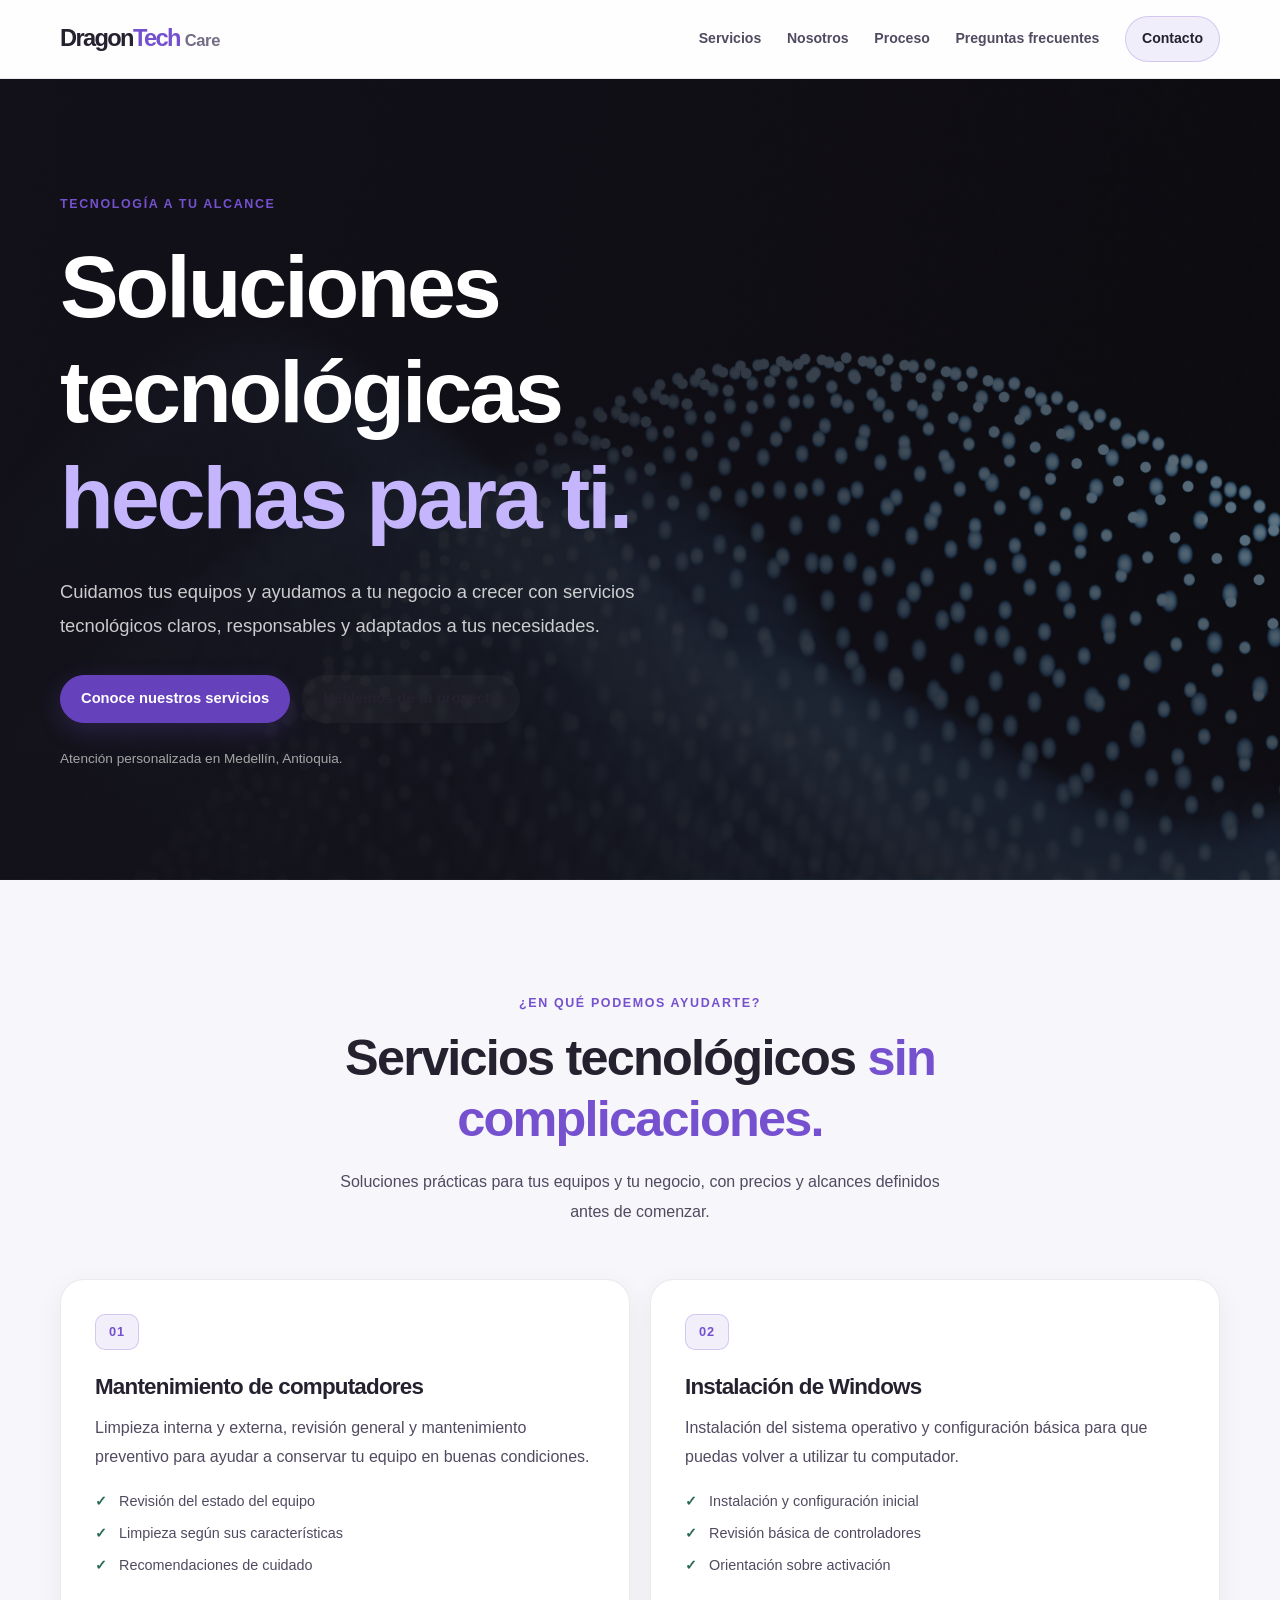
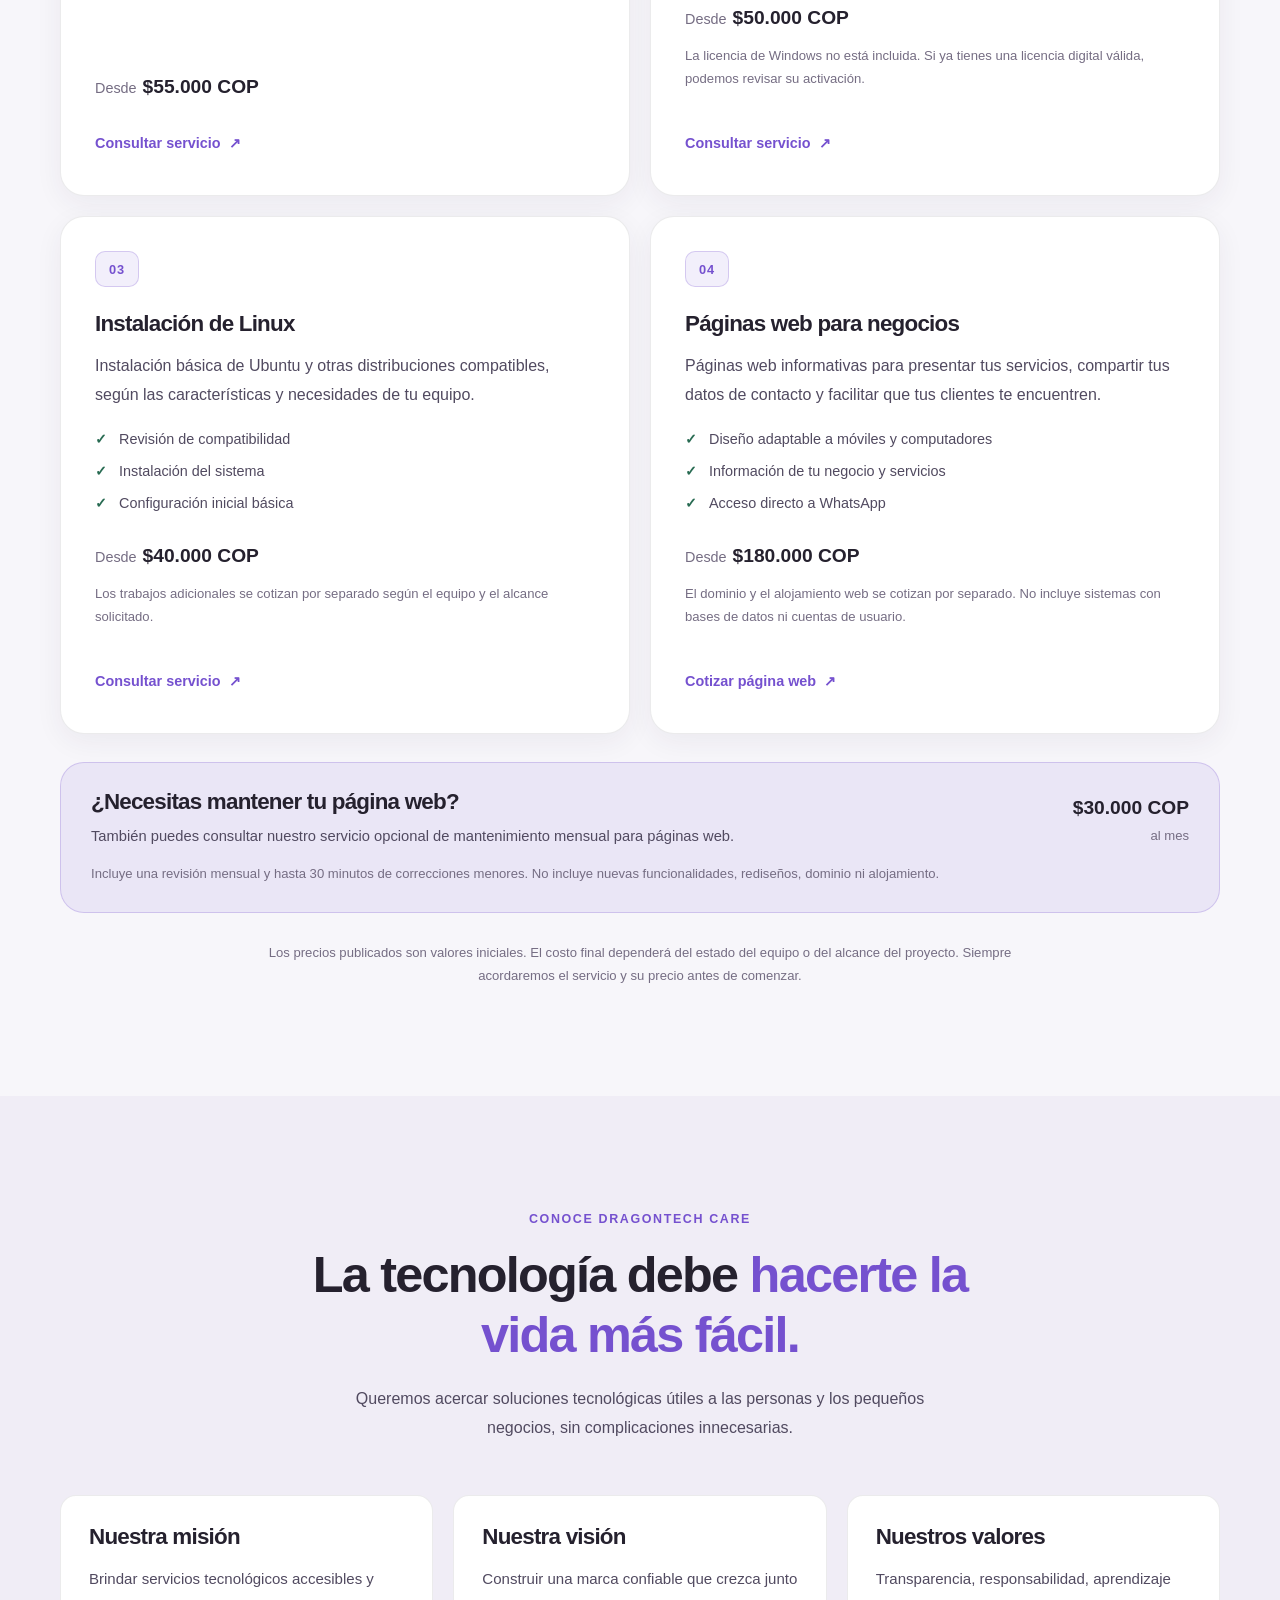
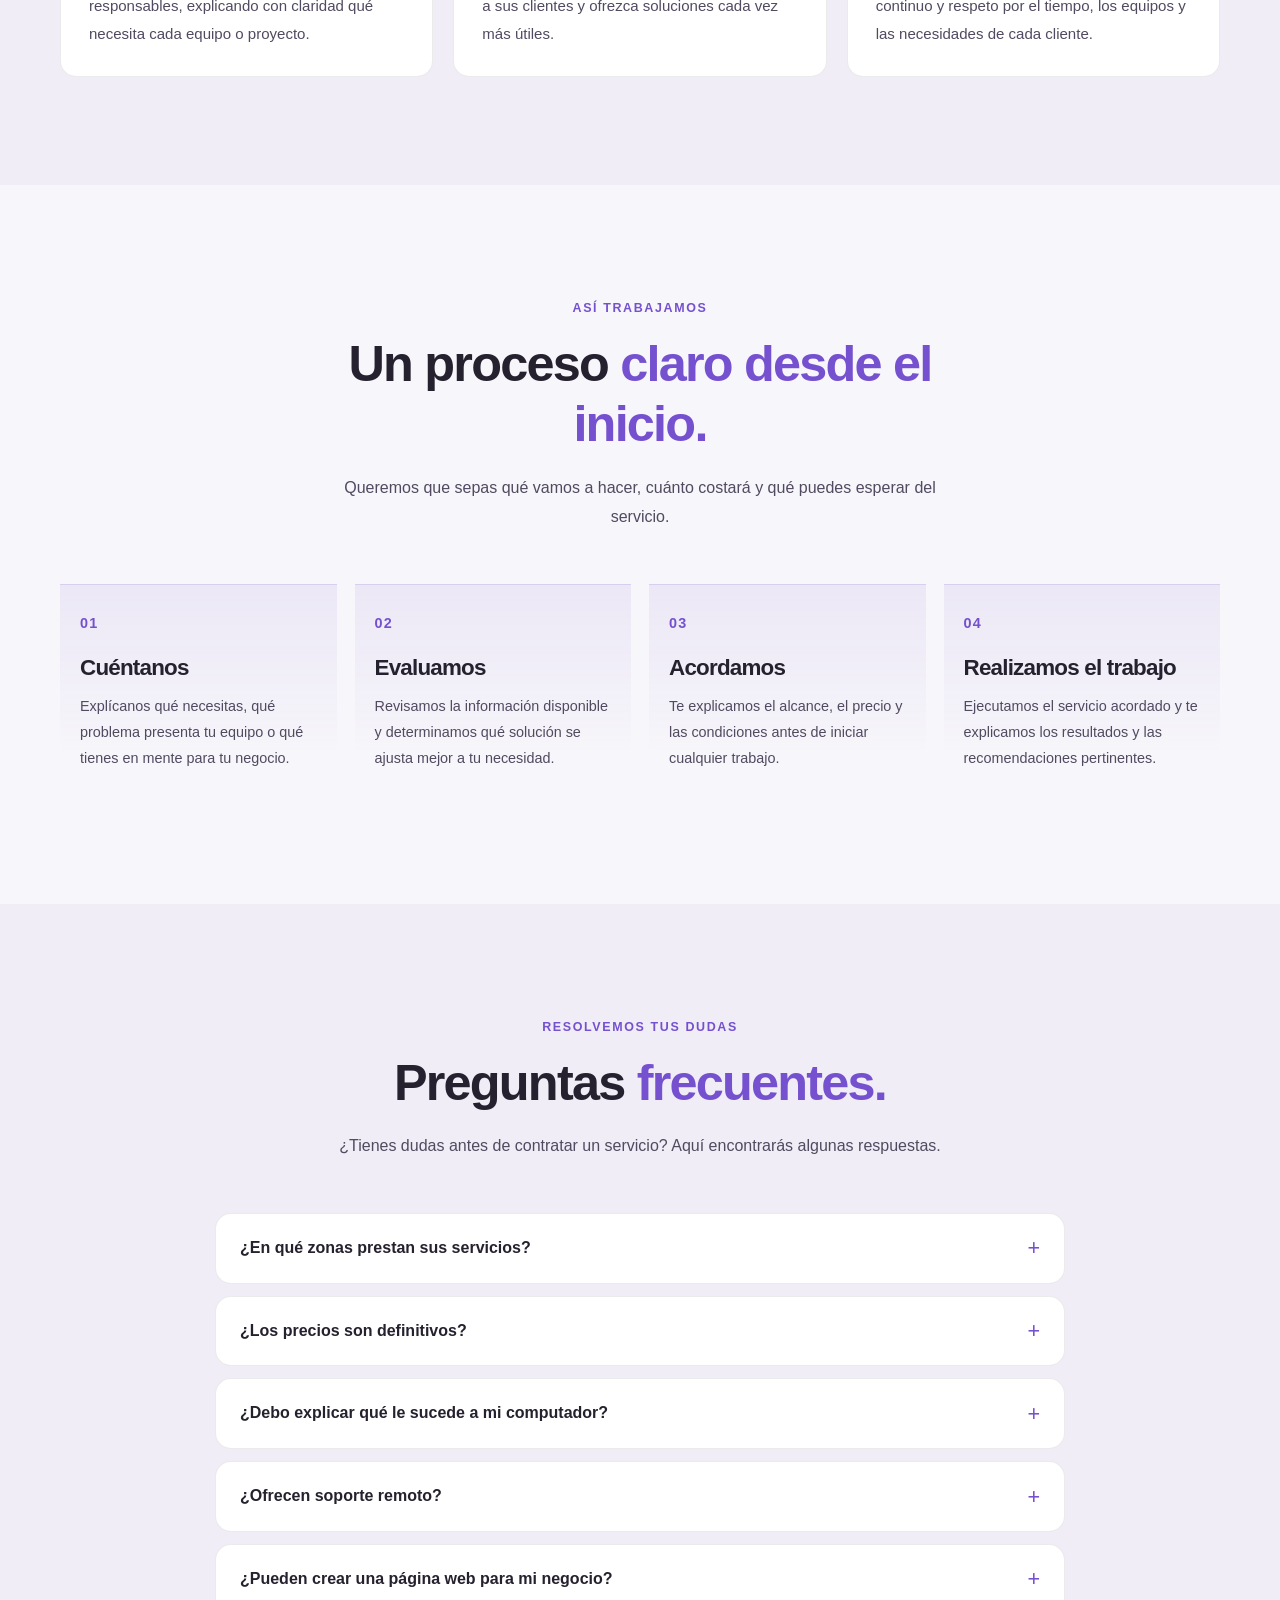
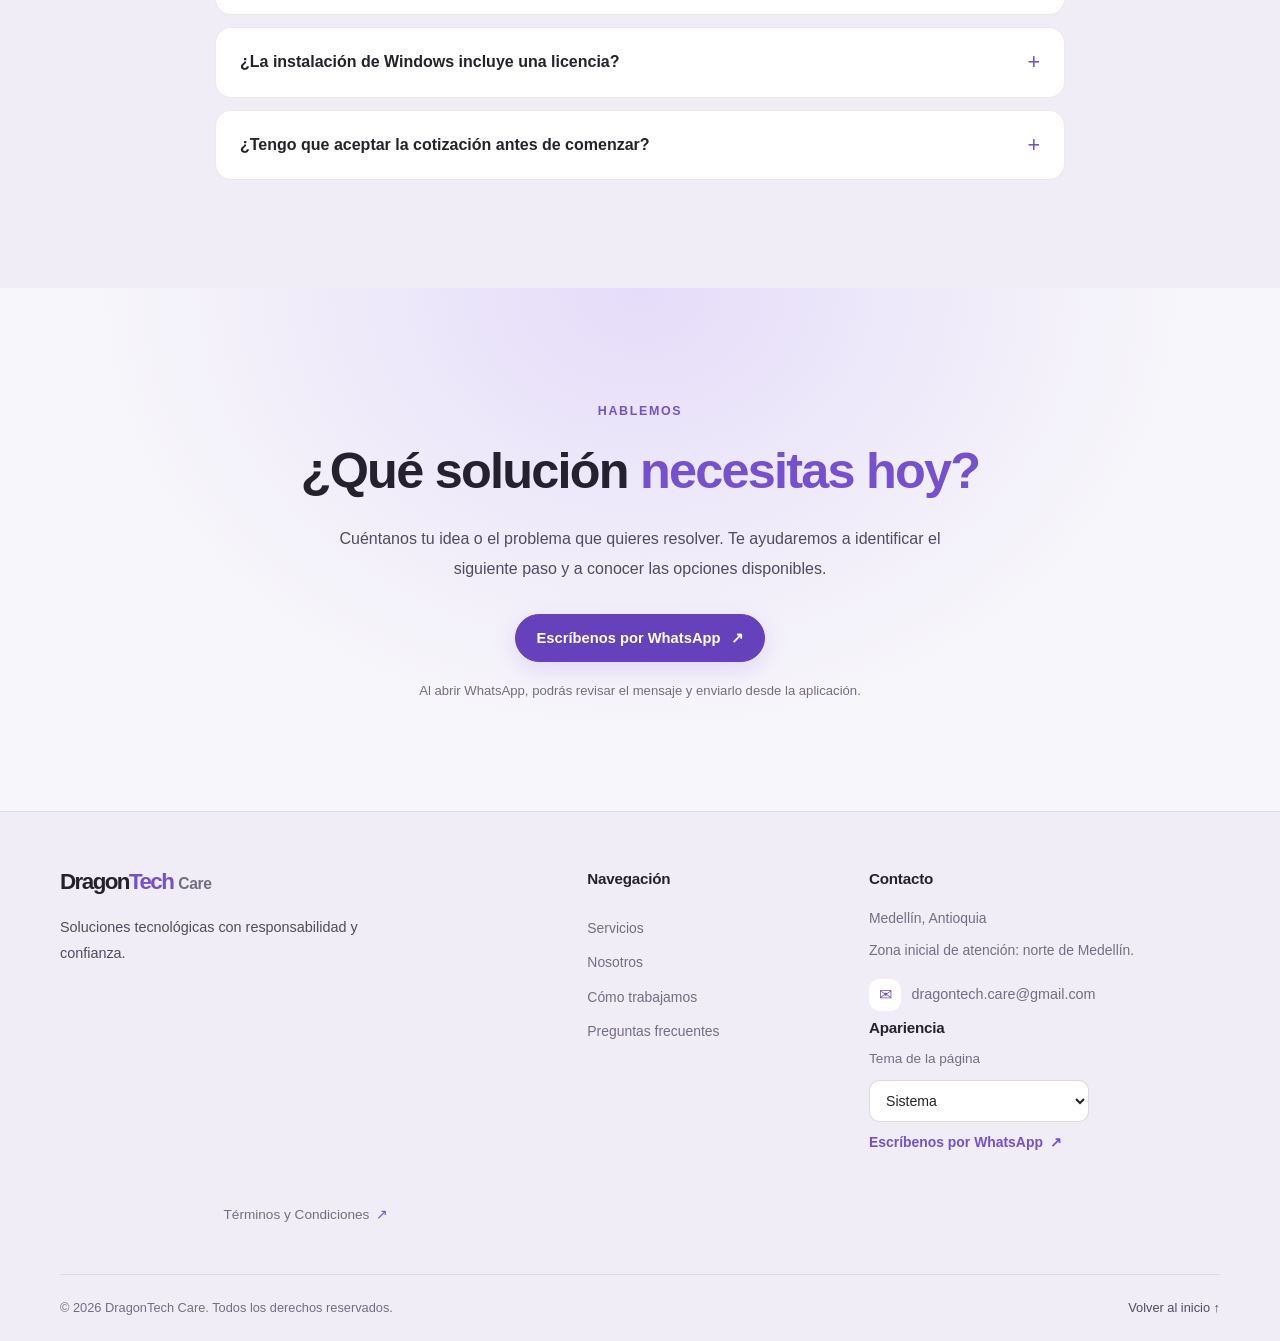
<file: index.html>
<!DOCTYPE html>
<html lang="es">
<head>
  <meta charset="UTF-8">
  <meta name="viewport" content="width=device-width, initial-scale=1.0">

  <title>DragonTech Care | Tecnología confiable, soluciones reales</title>

  <meta
    name="description"
    content="En DragonTech Care ofrecemos mantenimiento de computadores, instalación de sistemas operativos y desarrollo de páginas web para negocios en Medellín."
  >

  <meta name="theme-color" content="#17151d">

  <link rel="icon" type="image/png" href="assets/images/icon-dragon.png">
  <link rel="stylesheet" href="css/styles.css">

  <script src="js/main.js" defer></script>
</head>

<body>
  <a class="skip-link" href="#contenido">Saltar al contenido</a>

  <header class="site-header">
    <div class="container header-container">

      <a class="brand" href="#inicio" aria-label="DragonTech Care, ir al inicio">
        <span class="brand-name">
          <span class="brand-dragon">Dragon</span><span class="brand-tech">Tech</span>
          <span class="brand-care">Care</span>
        </span>
      </a>

      <div class="header-actions">


        <button
          class="menu-toggle"
          id="menu-toggle"
          type="button"
          aria-label="Abrir menú de navegación"
          aria-controls="main-navigation"
          aria-expanded="false"
        >
          <span></span>
          <span></span>
          <span></span>
        </button>
      </div>

      <nav class="main-nav" id="main-navigation" aria-label="Navegación principal">
        <a href="#servicios">Servicios</a>
        <a href="#nosotros">Nosotros</a>
        <a href="#proceso">Proceso</a>
        <a href="#preguntas">Preguntas frecuentes</a>
        <a class="nav-contact" href="#contacto">Contacto</a>
      </nav>

    </div>
  </header>

  <main id="contenido">

    <!-- HERO -->
    <section class="hero" id="inicio">
      <div class="container hero-container">
        <div class="hero-content">

          <p class="eyebrow">Tecnología a tu alcance</p>

          <h1>
            Soluciones tecnológicas
            <span>hechas para ti.</span>
          </h1>

          <p class="hero-description">
            Cuidamos tus equipos y ayudamos a tu negocio a crecer con
            servicios tecnológicos claros, responsables y adaptados a tus necesidades.
          </p>

          <div class="hero-actions">
            <a class="button button-primary" href="#servicios">
              Conoce nuestros servicios
            </a>

            <a class="button button-secondary" href="#contacto">
              Hablemos de tu proyecto
            </a>
          </div>

          <p class="hero-note">
            Atención personalizada en Medellín, Antioquia.
          </p>

        </div>
      </div>
    </section>

    <!-- SERVICIOS -->
    <section class="section services-section" id="servicios">
      <div class="container">

        <div class="section-heading">
          <p class="eyebrow">¿En qué podemos ayudarte?</p>
          <h2>Servicios tecnológicos <span>sin complicaciones.</span></h2>
          <p>
            Soluciones prácticas para tus equipos y tu negocio,
            con precios y alcances definidos antes de comenzar.
          </p>
        </div>

        <div class="services-grid">

          <article class="service-card">
            <div class="service-number" aria-hidden="true">01</div>

            <h3>Mantenimiento de computadores</h3>

            <p>
              Limpieza interna y externa, revisión general y mantenimiento
              preventivo para ayudar a conservar tu equipo en buenas condiciones.
            </p>

            <ul class="service-features">
              <li>Revisión del estado del equipo</li>
              <li>Limpieza según sus características</li>
              <li>Recomendaciones de cuidado</li>
            </ul>

            <p class="service-price">
              Desde <strong>$55.000 COP</strong>
            </p>

            <a
              class="text-link"
              href="https://wa.me/573023876861?text=Hola%2C%20DragonTech%20Care.%20Quiero%20consultar%20por%20el%20mantenimiento%20de%20un%20computador."
              target="_blank"
              rel="noopener noreferrer"
            >
              Consultar servicio <span aria-hidden="true">↗</span>
            </a>
          </article>

          <article class="service-card">
            <div class="service-number" aria-hidden="true">02</div>

            <h3>Instalación de Windows</h3>

            <p>
              Instalación del sistema operativo y configuración básica
              para que puedas volver a utilizar tu computador.
            </p>

            <ul class="service-features">
              <li>Instalación y configuración inicial</li>
              <li>Revisión básica de controladores</li>
              <li>Orientación sobre activación</li>
            </ul>

            <p class="service-price">
              Desde <strong>$50.000 COP</strong>
            </p>

            <p class="service-disclaimer">
              La licencia de Windows no está incluida. Si ya tienes una
              licencia digital válida, podemos revisar su activación.
            </p>

            <a
              class="text-link"
              href="https://wa.me/573023876861?text=Hola%2C%20DragonTech%20Care.%20Quiero%20consultar%20por%20la%20instalaci%C3%B3n%20de%20Windows."
              target="_blank"
              rel="noopener noreferrer"
            >
              Consultar servicio <span aria-hidden="true">↗</span>
            </a>
          </article>

          <article class="service-card">
            <div class="service-number" aria-hidden="true">03</div>

            <h3>Instalación de Linux</h3>

            <p>
              Instalación básica de Ubuntu y otras distribuciones compatibles,
              según las características y necesidades de tu equipo.
            </p>

            <ul class="service-features">
              <li>Revisión de compatibilidad</li>
              <li>Instalación del sistema</li>
              <li>Configuración inicial básica</li>
            </ul>

            <p class="service-price">
              Desde <strong>$40.000 COP</strong>
            </p>

            <p class="service-disclaimer">
              Los trabajos adicionales se cotizan por separado
              según el equipo y el alcance solicitado.
            </p>

            <a
              class="text-link"
              href="https://wa.me/573023876861?text=Hola%2C%20DragonTech%20Care.%20Quiero%20consultar%20por%20la%20instalaci%C3%B3n%20de%20Linux."
              target="_blank"
              rel="noopener noreferrer"
            >
              Consultar servicio <span aria-hidden="true">↗</span>
            </a>
          </article>

          <article class="service-card">
            <div class="service-number" aria-hidden="true">04</div>

            <h3>Páginas web para negocios</h3>

            <p>
              Páginas web informativas para presentar tus servicios,
              compartir tus datos de contacto y facilitar que tus clientes
              te encuentren.
            </p>

            <ul class="service-features">
              <li>Diseño adaptable a móviles y computadores</li>
              <li>Información de tu negocio y servicios</li>
              <li>Acceso directo a WhatsApp</li>
            </ul>

            <p class="service-price">
              Desde <strong>$180.000 COP</strong>
            </p>

            <p class="service-disclaimer">
              El dominio y el alojamiento web se cotizan por separado.
              No incluye sistemas con bases de datos ni cuentas de usuario.
            </p>

            <a
              class="text-link"
              href="https://wa.me/573023876861?text=Hola%2C%20DragonTech%20Care.%20Quiero%20cotizar%20una%20p%C3%A1gina%20web%20para%20mi%20negocio."
              target="_blank"
              rel="noopener noreferrer"
            >
              Cotizar página web <span aria-hidden="true">↗</span>
            </a>
          </article>

          

        </div>

        <div class="maintenance-note">
          <div>
            <h3>¿Necesitas mantener tu página web?</h3>
            <p>
              También puedes consultar nuestro servicio opcional de
              mantenimiento mensual para páginas web.
            </p>
          </div>

          <p class="maintenance-price">
            <strong>$30.000 COP</strong>
            <span>al mes</span>
          </p>

          <p class="maintenance-disclaimer">
            Incluye una revisión mensual y hasta 30 minutos de correcciones
            menores. No incluye nuevas funcionalidades, rediseños, dominio ni alojamiento.
          </p>
        </div>

        <p class="section-disclaimer">
          Los precios publicados son valores iniciales. El costo final dependerá
          del estado del equipo o del alcance del proyecto. Siempre acordaremos
          el servicio y su precio antes de comenzar.
        </p>

      </div>
    </section>

    <!-- NOSOTROS -->
    <section class="section about-section" id="nosotros">
      <div class="container">

        <div class="section-heading">
          <p class="eyebrow">Conoce DragonTech Care</p>
          <h2>La tecnología debe <span>hacerte la vida más fácil.</span></h2>
          <p>
            Queremos acercar soluciones tecnológicas útiles a las personas
            y los pequeños negocios, sin complicaciones innecesarias.
          </p>
        </div>

        <div class="about-grid">

          <article class="about-item">
            <h3>Nuestra misión</h3>
            <p>
              Brindar servicios tecnológicos accesibles y responsables,
              explicando con claridad qué necesita cada equipo o proyecto.
            </p>
          </article>

          <article class="about-item">
            <h3>Nuestra visión</h3>
            <p>
              Construir una marca confiable que crezca junto a sus clientes
              y ofrezca soluciones cada vez más útiles.
            </p>
          </article>

          <article class="about-item">
            <h3>Nuestros valores</h3>
            <p>
              Transparencia, responsabilidad, aprendizaje continuo y respeto
              por el tiempo, los equipos y las necesidades de cada cliente.
            </p>
          </article>

        </div>

      </div>
    </section>

    <!-- PROCESO -->
    <section class="section process-section" id="proceso">
      <div class="container">

        <div class="section-heading">
          <p class="eyebrow">Así trabajamos</p>
          <h2>Un proceso <span>claro desde el inicio.</span></h2>
          <p>
            Queremos que sepas qué vamos a hacer, cuánto costará
            y qué puedes esperar del servicio.
          </p>
        </div>

        <ol class="process-grid">

          <li class="process-step">
            <span class="process-number">01</span>
            <h3>Cuéntanos</h3>
            <p>
              Explícanos qué necesitas, qué problema presenta tu equipo
              o qué tienes en mente para tu negocio.
            </p>
          </li>

          <li class="process-step">
            <span class="process-number">02</span>
            <h3>Evaluamos</h3>
            <p>
              Revisamos la información disponible y determinamos
              qué solución se ajusta mejor a tu necesidad.
            </p>
          </li>

          <li class="process-step">
            <span class="process-number">03</span>
            <h3>Acordamos</h3>
            <p>
              Te explicamos el alcance, el precio y las condiciones
              antes de iniciar cualquier trabajo.
            </p>
          </li>

          <li class="process-step">
            <span class="process-number">04</span>
            <h3>Realizamos el trabajo</h3>
            <p>
              Ejecutamos el servicio acordado y te explicamos
              los resultados y las recomendaciones pertinentes.
            </p>
          </li>

        </ol>

      </div>
    </section>

    <!-- PREGUNTAS FRECUENTES -->
    <section class="section faq-section" id="preguntas">
      <div class="container">

        <div class="section-heading">
          <p class="eyebrow">Resolvemos tus dudas</p>
          <h2>Preguntas <span>frecuentes.</span></h2>
          <p>
            ¿Tienes dudas antes de contratar un servicio?
            Aquí encontrarás algunas respuestas.
          </p>
        </div>

        <div class="faq-list">

          <details class="faq-item">
            <summary>¿En qué zonas prestan sus servicios?</summary>
            <p>
              Atendemos en Medellín, Antioquia, con cobertura inicial
              enfocada en la zona norte de la ciudad. La disponibilidad
              y los desplazamientos se confirman antes de coordinar el servicio.
            </p>
          </details>

          <details class="faq-item">
            <summary>¿Los precios son definitivos?</summary>
            <p>
              Los precios publicados son valores iniciales. Si el trabajo
              requiere actividades adicionales, te explicaremos el alcance
              y el costo antes de realizar cualquier trabajo extra.
            </p>
          </details>

          <details class="faq-item">
            <summary>¿Debo explicar qué le sucede a mi computador?</summary>
            <p>
              Sí. Cuéntanos qué problema presenta, desde cuándo sucede
              y qué cambios has notado. Esta información nos ayuda a orientar
              la revisión inicial, aunque no siempre permite confirmar
              la causa sin inspeccionar el equipo.
            </p>
          </details>

          <details class="faq-item">
            <summary>¿Ofrecen soporte remoto?</summary>
            <p>
              Actualmente no ofrecemos soporte remoto. La disponibilidad
              de atención se coordina según el servicio y la ubicación.
            </p>
          </details>

          <details class="faq-item">
            <summary>¿Pueden crear una página web para mi negocio?</summary>
            <p>
              Sí. Desarrollamos páginas web informativas y adaptables
              a diferentes pantallas, con información de tu negocio
              y acceso a WhatsApp. Las funcionalidades adicionales
              se evalúan y cotizan por separado.
            </p>
          </details>

          <details class="faq-item">
            <summary>¿La instalación de Windows incluye una licencia?</summary>
            <p>
              No. El precio de instalación no incluye una licencia.
              Si tu equipo ya cuenta con una licencia digital válida,
              podemos revisar su activación.
            </p>
          </details>

          <details class="faq-item">
            <summary>¿Tengo que aceptar la cotización antes de comenzar?</summary>
            <p>
              Sí. Antes de iniciar acordaremos contigo el servicio,
              su alcance y el precio correspondiente.
            </p>
          </details>

        </div>

      </div>
    </section>

    <!-- CONTACTO -->
    <section class="section contact-section" id="contacto">
      <div class="container">

        <div class="contact-content">
          <p class="eyebrow">Hablemos</p>

          <h2>¿Qué solución <span>necesitas hoy?</span></h2>

          <p>
            Cuéntanos tu idea o el problema que quieres resolver.
            Te ayudaremos a identificar el siguiente paso y a conocer
            las opciones disponibles.
          </p>

          <a
            class="button button-primary contact-button"
            href="https://wa.me/573023876861?text=%C2%A1Hola%2C%20DragonTech%20Care%21%20%F0%9F%91%8B%20Vi%20su%20p%C3%A1gina%20web%20y%20me%20gustar%C3%ADa%20consultar%20sobre%20sus%20servicios.%20%C2%BFMe%20podr%C3%ADan%20brindar%20m%C3%A1s%20informaci%C3%B3n%2C%20por%20favor%3F"
            target="_blank"
            rel="noopener noreferrer"
          >
            Escríbenos por WhatsApp <span aria-hidden="true">↗</span>
          </a>

          <p class="contact-note">
            Al abrir WhatsApp, podrás revisar el mensaje y enviarlo desde la aplicación.
          </p>
        </div>

      </div>
    </section>

  </main>

  <!-- PIE DE PÁGINA -->
  <footer class="site-footer">
    <div class="container footer-container">

      <div class="footer-brand-block">
        <a class="brand footer-brand" href="#inicio" aria-label="DragonTech Care, ir al inicio">
          <span class="brand-name">
            <span class="brand-dragon">Dragon</span><span class="brand-tech">Tech</span>
            <span class="brand-care">Care</span>
          </span>
        </a>

        <p class="footer-description">
          Soluciones tecnológicas con responsabilidad y confianza.
        </p>
      </div>

      <nav class="footer-links" aria-label="Navegación del pie de página">
        <h2 class="footer-heading">Navegación</h2>
        <a href="#servicios">Servicios</a>
        <a href="#nosotros">Nosotros</a>
        <a href="#proceso">Cómo trabajamos</a>
        <a href="#preguntas">Preguntas frecuentes</a>
      </nav>

      <div class="footer-contact">
        <h2 class="footer-heading">Contacto</h2>
        <p>Medellín, Antioquia</p>
        <p>Zona inicial de atención: norte de Medellín.</p>
<a
  class="footer-email"
  href="mailto:dragontech.care@gmail.com"
>
  <span class="footer-email-icon" aria-hidden="true">✉</span>
  <span>dragontech.care@gmail.com
  </span>
</a>
<p></p>

  <div class="footer-theme">
      <h2 class="footer-heading">Apariencia</h2>

  <label for="theme-selector">Tema de la página</label>

  <select id="theme-selector" name="theme">
    <option value="system">Sistema</option>
    <option value="light">Claro</option>
    <option value="dark">Oscuro</option>
  </select>
</div>

        <a
          class="footer-contact-link"
          href="https://wa.me/573023876861?text=Hola%2C%20DragonTech%20Care.%20Quiero%20hacer%20una%20consulta."
          target="_blank"
          rel="noopener noreferrer"
        >
          Escríbenos por WhatsApp <span aria-hidden="true">↗</span>
        </a>
      </div>

<a
    class="footer-legal-link"
    href="terminos-condiciones.html"
>
    Términos y Condiciones
    <span aria-hidden="true">↗</span>
</a>

      <div class="footer-bottom">
        <p>
          © <span id="current-year">2026</span> DragonTech Care.
          Todos los derechos reservados.
        </p>
        <a href="#inicio">Volver al inicio ↑</a>
      </div>

    </div>
  </footer>

</body>
</html>
</file>
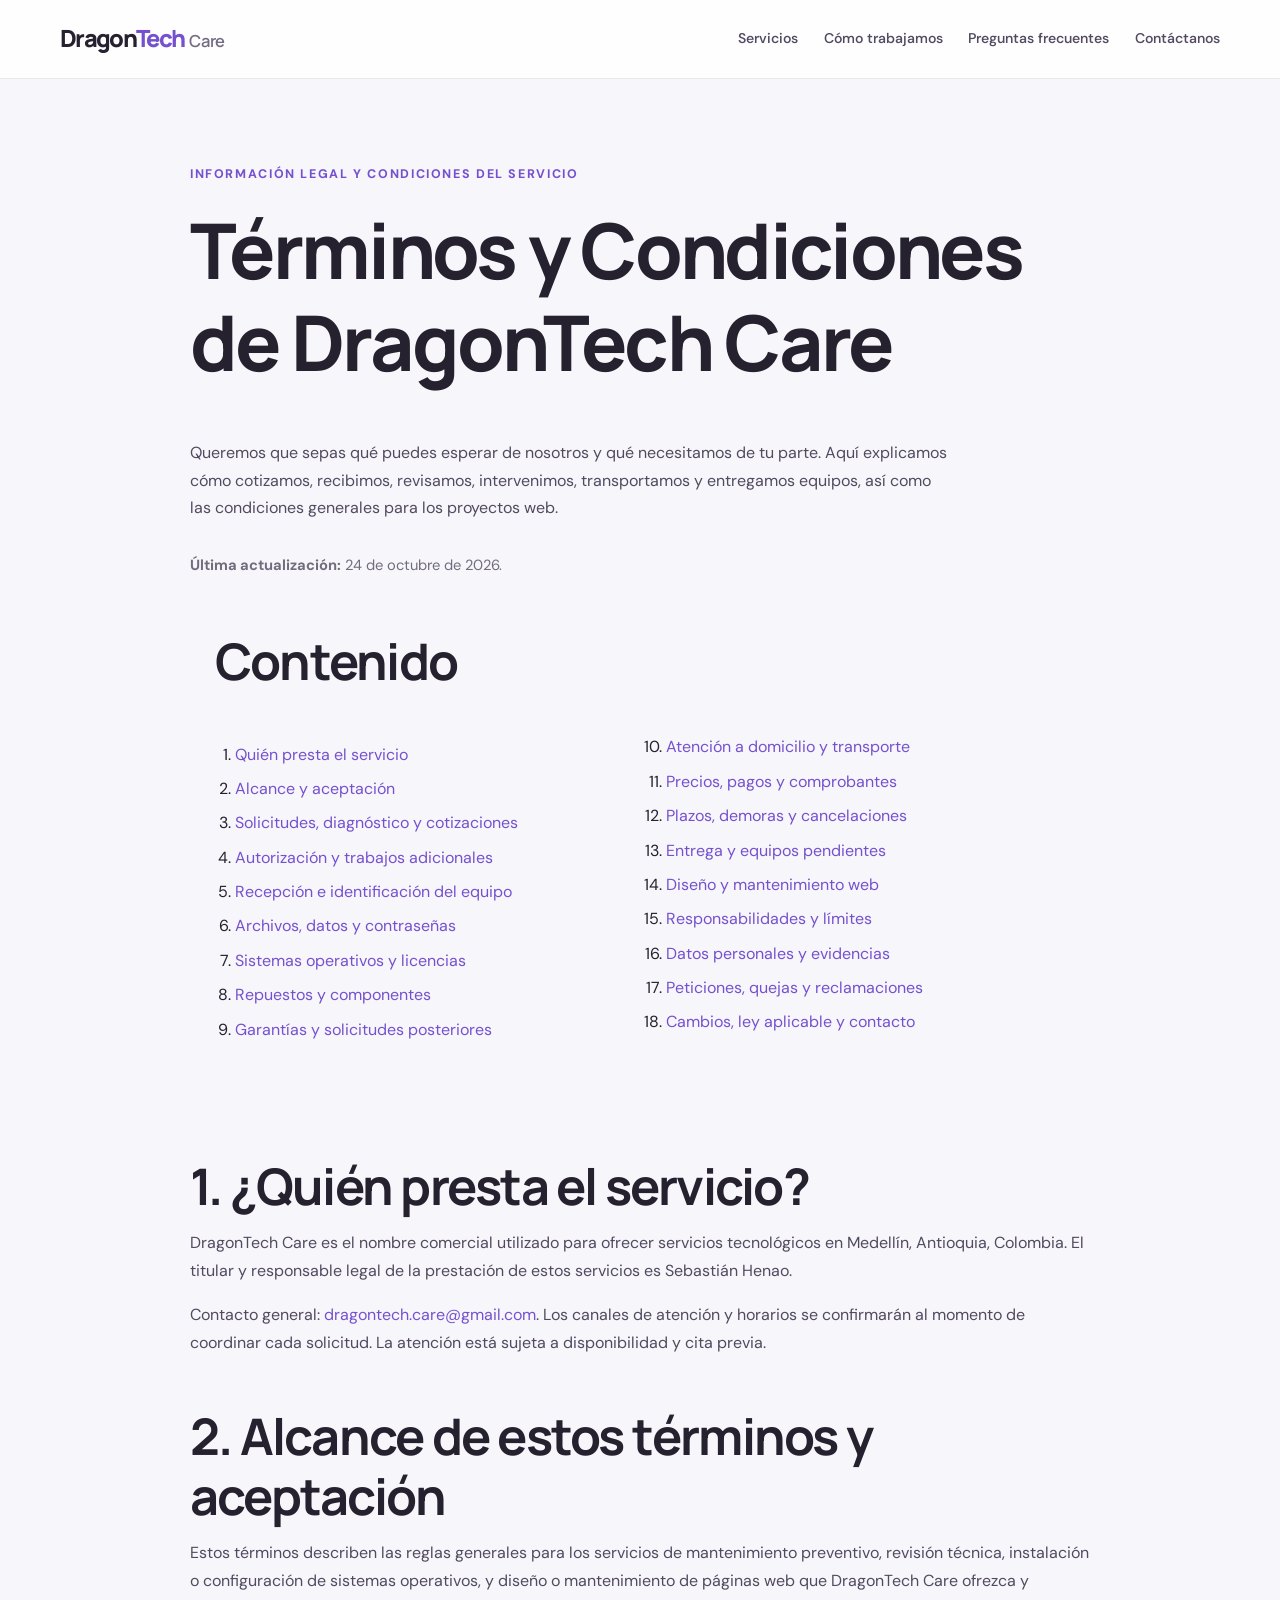
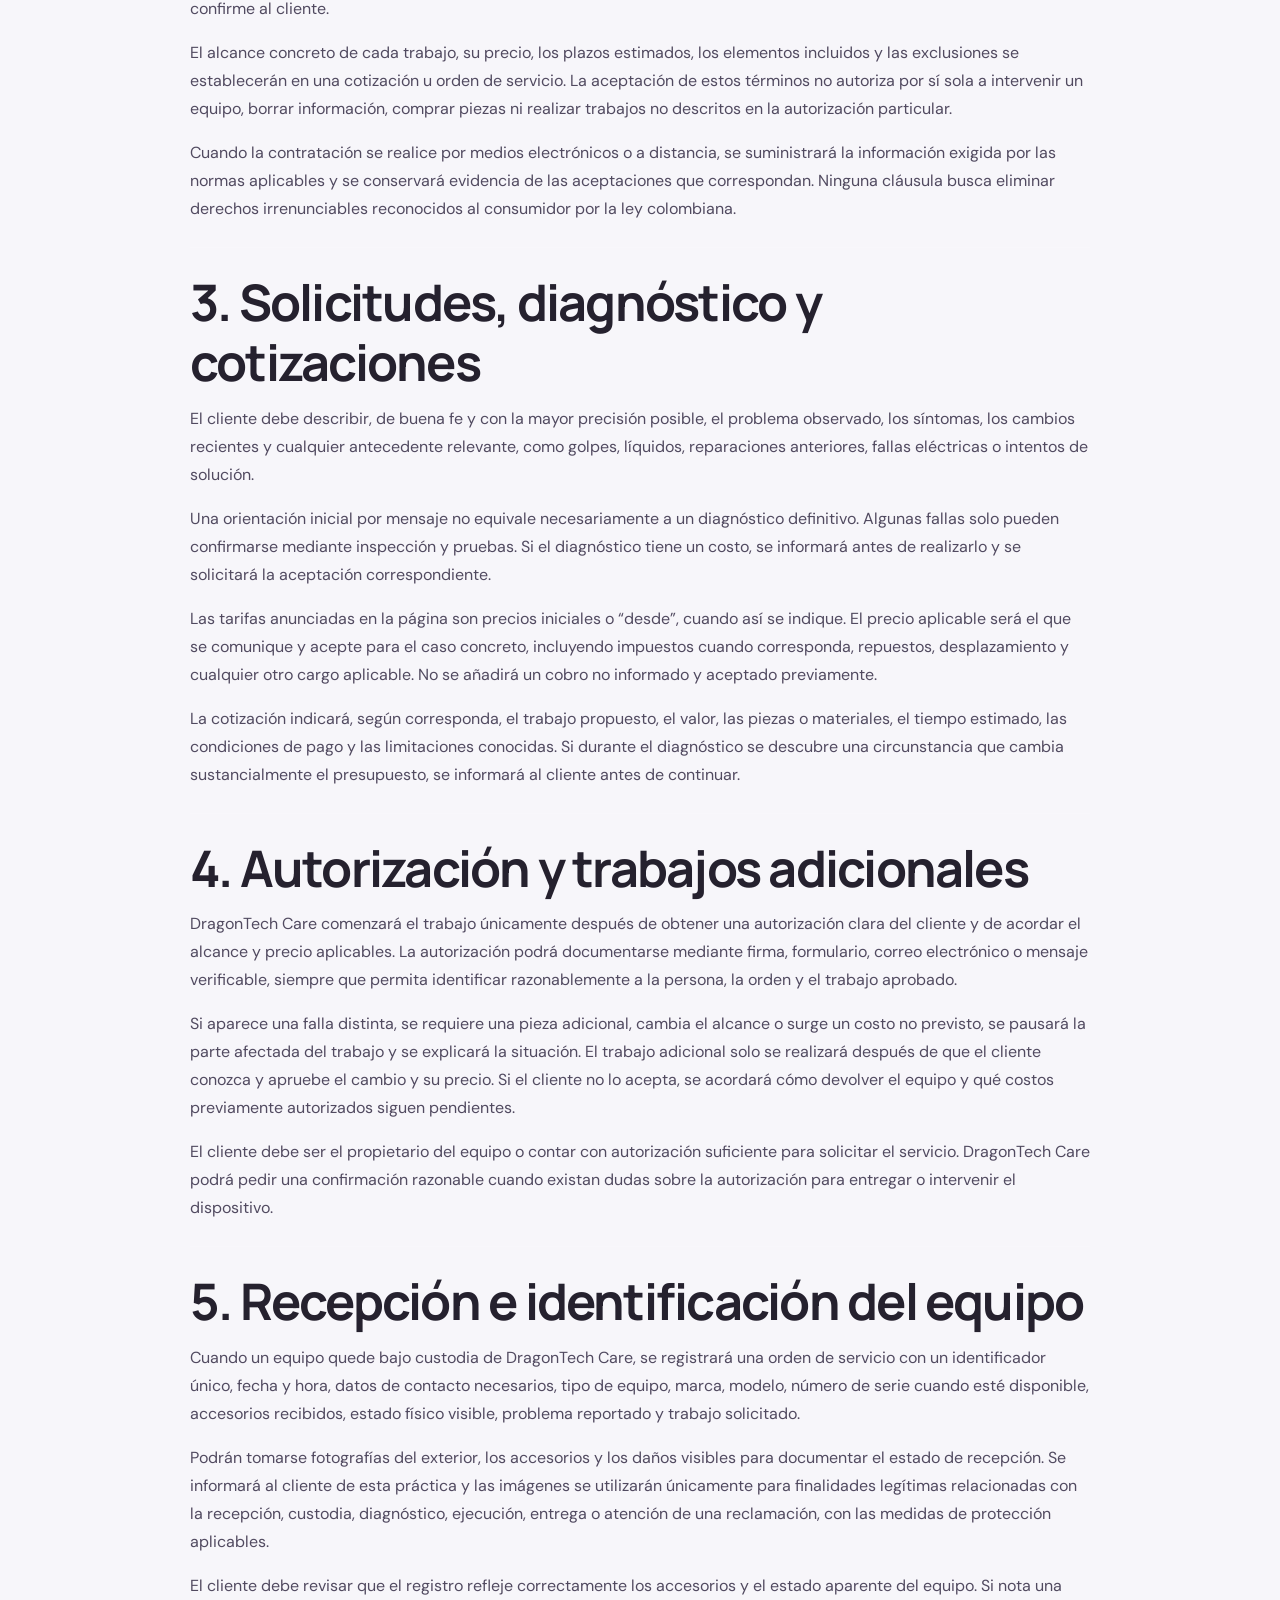
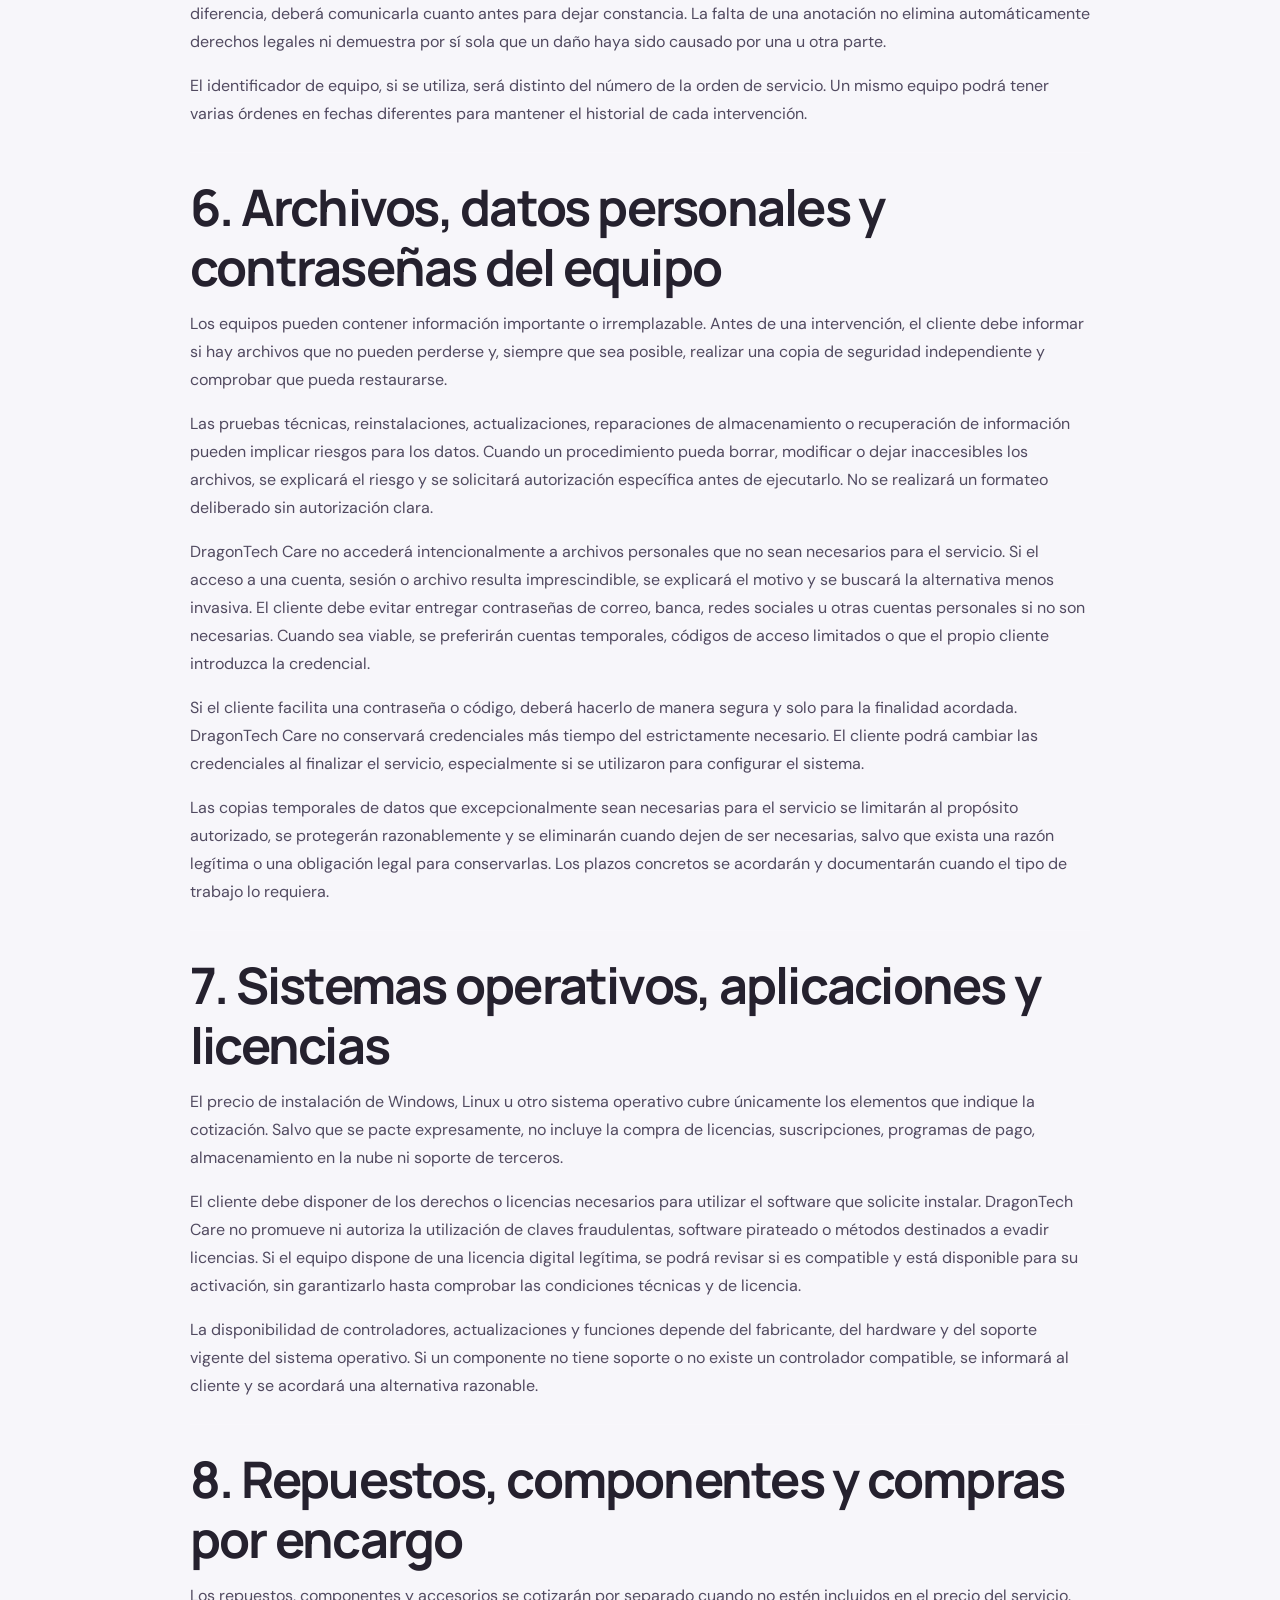
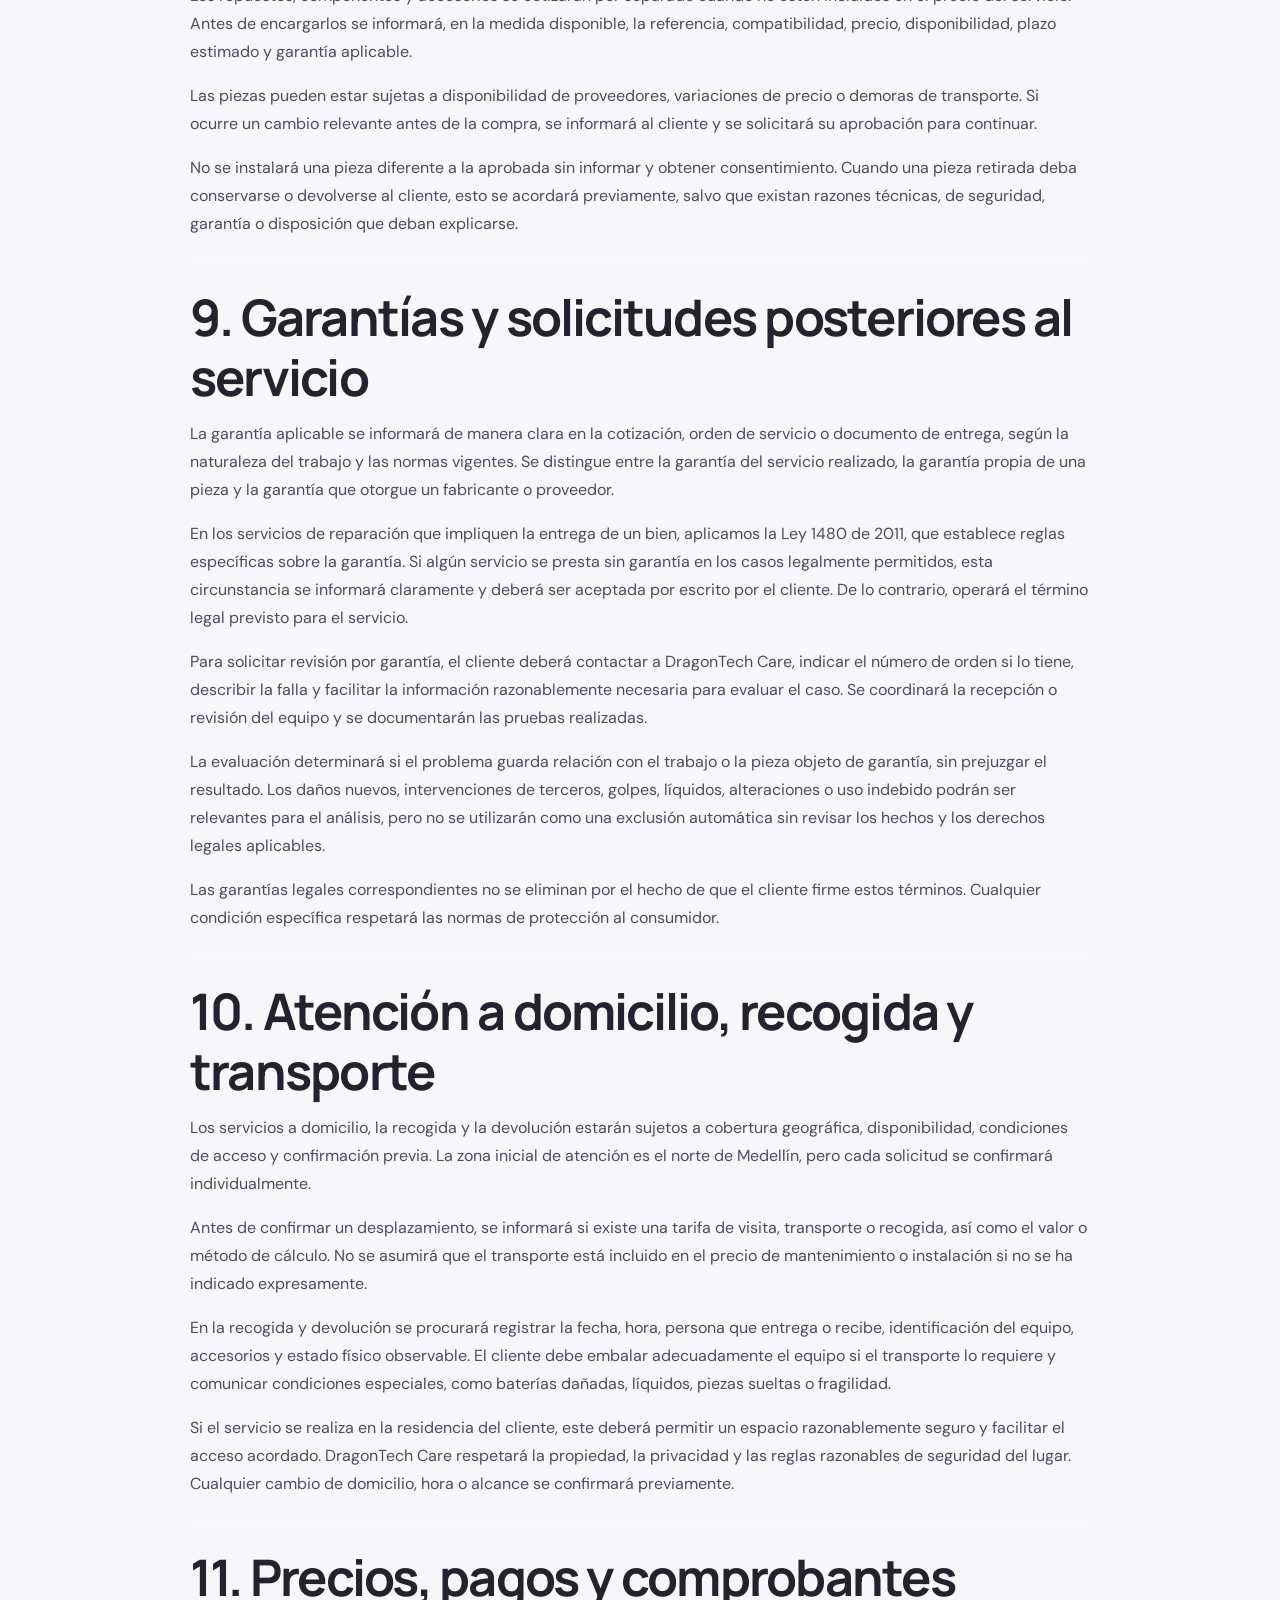
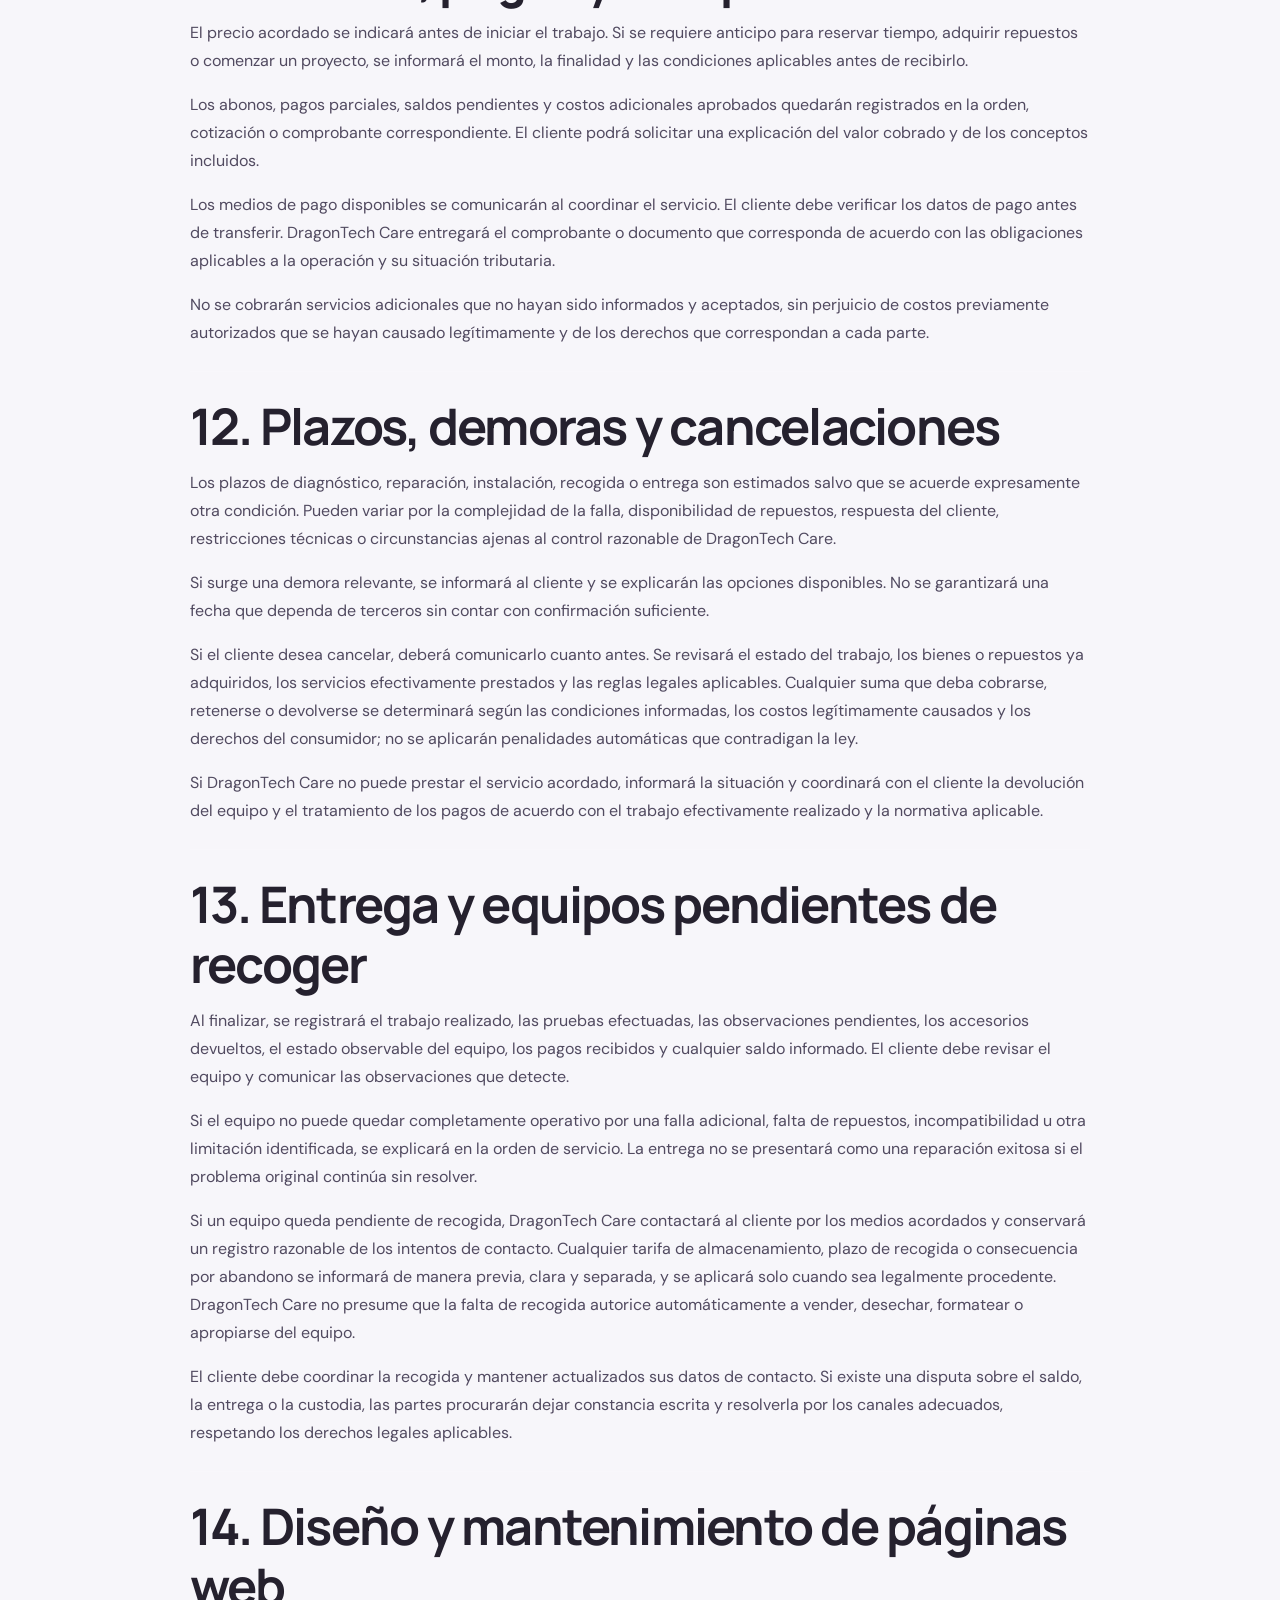
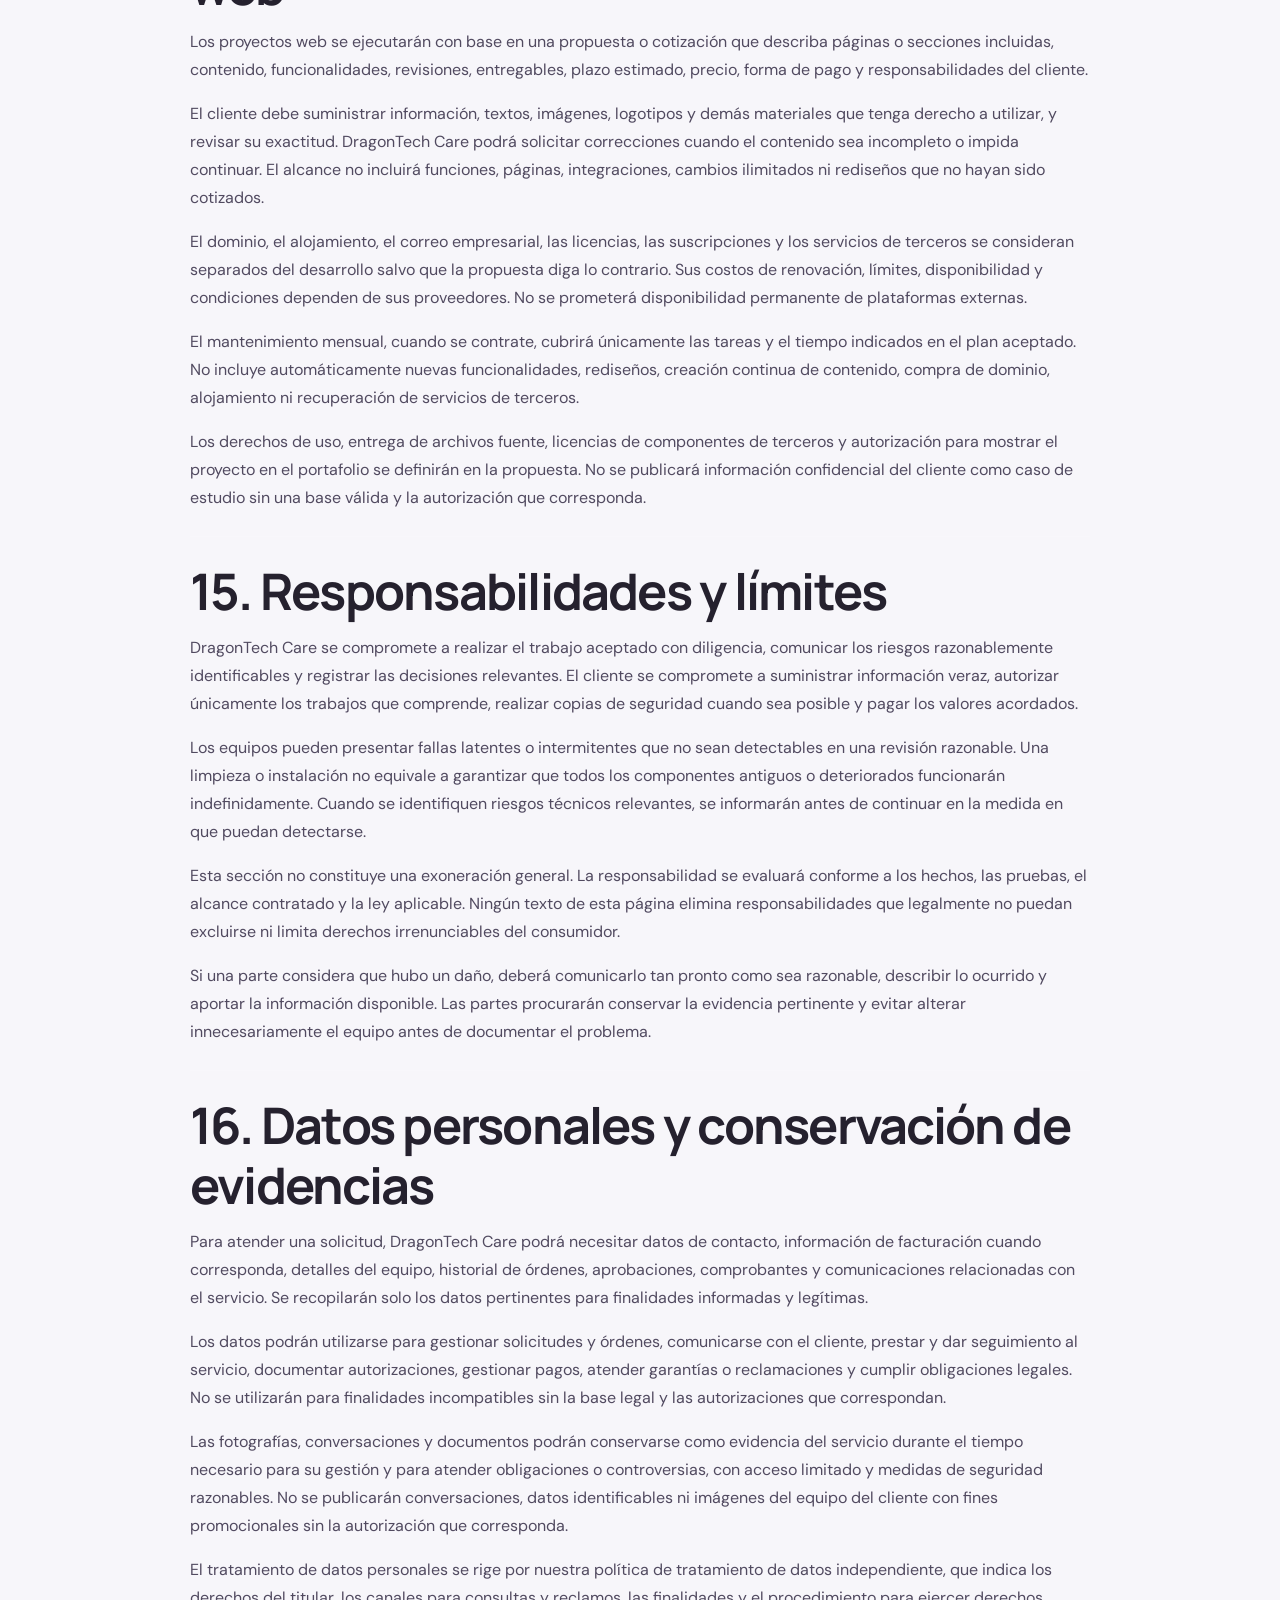
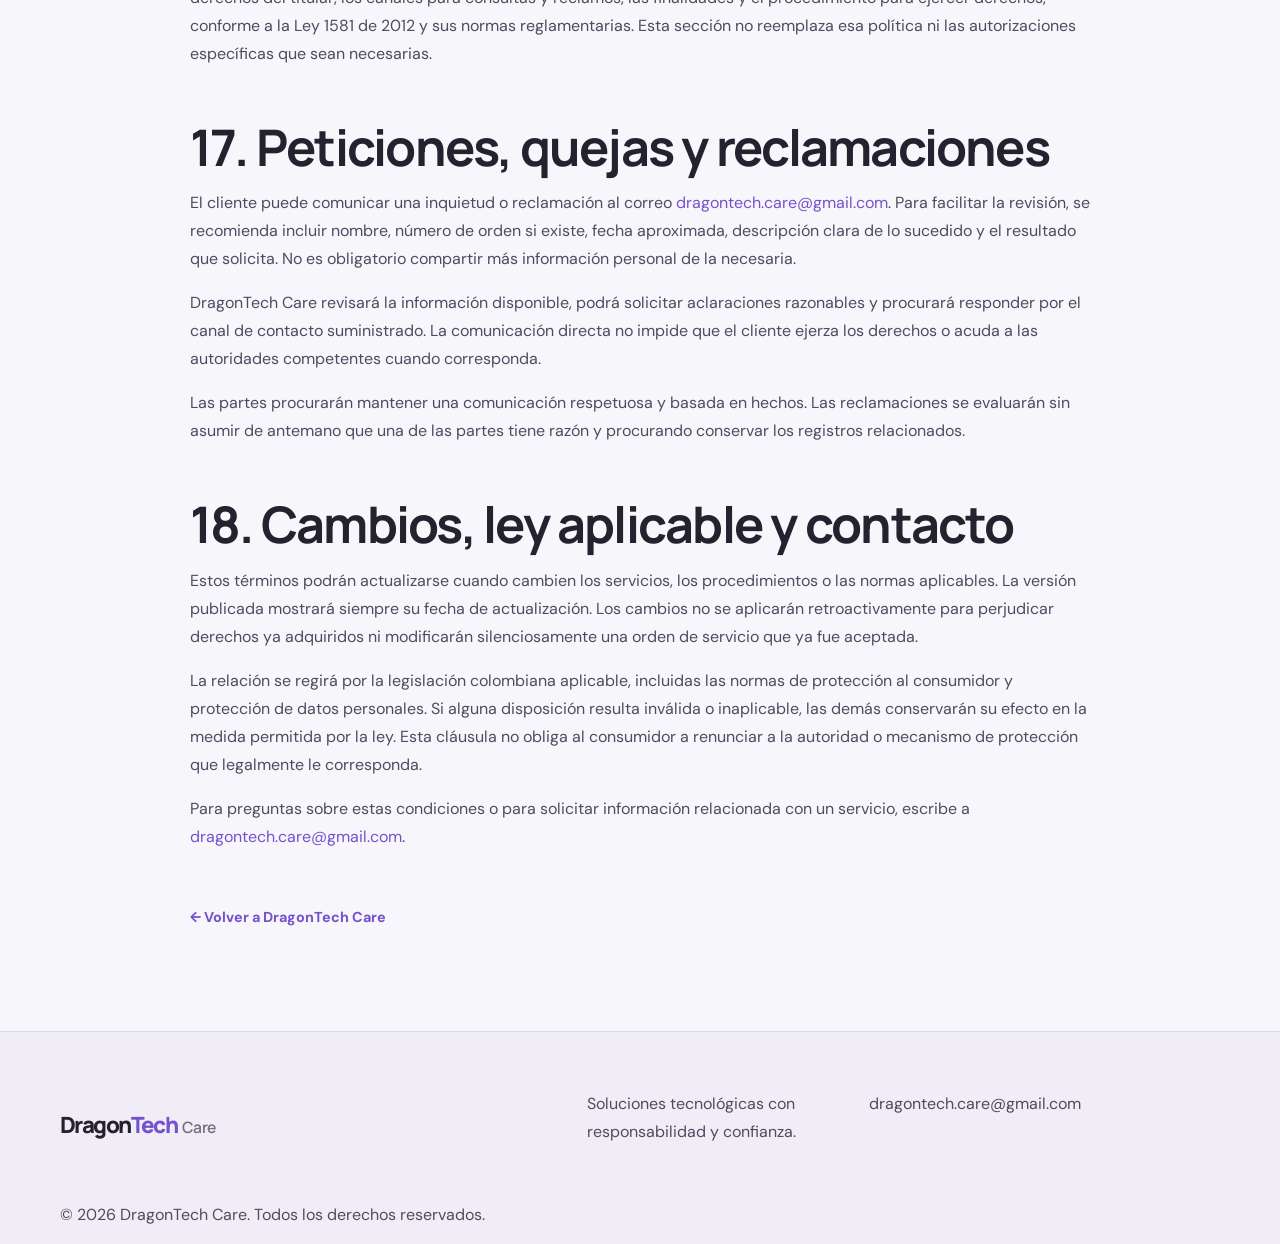
<file: terminos-condiciones.html>
<!DOCTYPE html>
<html lang="es">
<head>
  <meta charset="UTF-8">
  <meta name="viewport" content="width=device-width, initial-scale=1.0">
  <meta name="description" content="Términos y condiciones de los servicios de DragonTech Care en Medellín, Colombia.">
  <meta name="theme-color" content="#171a1d">
  <title>Términos y Condiciones | DragonTech Care</title>
  <link rel="preconnect" href="https://fonts.googleapis.com">
  <link rel="icon" type="image/png" href="assets/images/icon-dragon.png">
  <link rel="preconnect" href="https://fonts.gstatic.com" crossorigin>
  <link href="https://fonts.googleapis.com/css2?family=DM+Sans:wght@400;500;600;700&family=Manrope:wght@400;500;600;700;800&display=swap" rel="stylesheet">
  <link rel="stylesheet" href="css/styles.css">
  <style>
    .legal-page { padding: 5rem 0 6rem; }
    .legal-wrap { width: min(100% - 2rem, 900px); margin-inline: auto; }
    .legal-intro { margin: 1.25rem 0 2rem; max-width: 760px; }
    .legal-alert { padding: 1rem 1.2rem; margin: 1.5rem 0 2rem; border: 1px solid var(--border-color, rgba(255,255,255,.15)); border-left: 4px solid var(--accent, #8b5cf6); border-radius: .8rem; }
    .legal-toc { padding: 1.25rem 1.5rem; margin: 2rem 0 3rem; border: 1px solid var(--border-color, rgba(255,255,255,.15)); border-radius: 1rem; }
    .legal-toc h2 { margin-top: 0; }
    .legal-toc ol { columns: 2; column-gap: 2rem; padding-left: 1.25rem; }
    .legal-toc li { margin: .45rem 0; break-inside: avoid; }
    .legal-toc a, .legal-content a { color: var(--accent, #a78bfa); text-underline-offset: .2em; }
    .legal-content section { padding-top: 1.5rem; margin-top: 1.5rem; border-top: 1px solid var(--border-color, rgba(255,255,255,.12)); scroll-margin-top: 6rem; }
    .legal-content h2 { margin-bottom: .75rem; }
    .legal-content h3 { margin: 1.25rem 0 .5rem; }
    .legal-content p, .legal-content li { line-height: 1.75; }
    .legal-content li { margin: .4rem 0; }
    .legal-content ul, .legal-content ol { padding-left: 1.4rem; }
    .legal-meta { opacity: .8; font-size: .92rem; }
    .legal-back { display: inline-flex; margin-top: 2rem; }
    @media (max-width: 640px) { .legal-page { padding: 3rem 0 4rem; } .legal-toc ol { columns: 1; } }
  </style>
</head>
<body>
  <a class="skip-link" href="#main-content">Saltar al contenido</a>
  <header class="site-header">
    <div class="container header-container">
      <a class="brand" href="index.html" aria-label="DragonTech Care, inicio">
        <span class="brand-name"><span class="brand-dragon">Dragon</span><span class="brand-tech">Tech</span> <span class="brand-care">Care</span></span>
      </a>
      <nav class="main-nav" aria-label="Navegación principal">
        <a href="index.html#servicios">Servicios</a>
        <a href="index.html#proceso">Cómo trabajamos</a>
        <a href="index.html#preguntas">Preguntas frecuentes</a>
        <a href="index.html#contacto" class="nav-cta">Contáctanos</a>
      </nav>
    </div>
  </header>

  <main id="main-content" class="legal-page">
    <div class="legal-wrap">
      <span class="eyebrow">Información legal y condiciones del servicio</span>
      <h1>Términos y Condiciones de <span>DragonTech Care</span></h1>
      <p class="legal-intro">Queremos que sepas qué puedes esperar de nosotros y qué necesitamos de tu parte. Aquí explicamos cómo cotizamos, recibimos, revisamos, intervenimos, transportamos y entregamos equipos, así como las condiciones generales para los proyectos web.</p>
      <p class="legal-meta"><strong>Última actualización:</strong> 24 de octubre de 2026.</p>

      <nav class="legal-toc" aria-label="Contenido de los términos y condiciones">
        <h2>Contenido</h2>
        <ol>
          <li><a href="#identificacion">Quién presta el servicio</a></li>
          <li><a href="#alcance">Alcance y aceptación</a></li>
          <li><a href="#cotizacion">Solicitudes, diagnóstico y cotizaciones</a></li>
          <li><a href="#autorizacion">Autorización y trabajos adicionales</a></li>
          <li><a href="#recepcion">Recepción e identificación del equipo</a></li>
          <li><a href="#datos">Archivos, datos y contraseñas</a></li>
          <li><a href="#software">Sistemas operativos y licencias</a></li>
          <li><a href="#repuestos">Repuestos y componentes</a></li>
          <li><a href="#garantia">Garantías y solicitudes posteriores</a></li>
          <li><a href="#domicilio">Atención a domicilio y transporte</a></li>
          <li><a href="#pagos">Precios, pagos y comprobantes</a></li>
          <li><a href="#tiempos">Plazos, demoras y cancelaciones</a></li>
          <li><a href="#entrega">Entrega y equipos pendientes</a></li>
          <li><a href="#web">Diseño y mantenimiento web</a></li>
          <li><a href="#responsabilidad">Responsabilidades y límites</a></li>
          <li><a href="#privacidad">Datos personales y evidencias</a></li>
          <li><a href="#reclamos">Peticiones, quejas y reclamaciones</a></li>
          <li><a href="#cambios">Cambios, ley aplicable y contacto</a></li>
        </ol>
      </nav>

      <div class="legal-content">
        <section id="identificacion">
          <h2>1. ¿Quién presta el servicio?</h2>
          <p>DragonTech Care es el nombre comercial utilizado para ofrecer servicios tecnológicos en Medellín, Antioquia, Colombia. El titular y responsable legal de la prestación de estos servicios es Sebastián Henao.</p>
          <p>Contacto general: <a href="mailto:dragontech.care@gmail.com">dragontech.care@gmail.com</a>. Los canales de atención y horarios se confirmarán al momento de coordinar cada solicitud. La atención está sujeta a disponibilidad y cita previa.</p>
        </section>

        <section id="alcance">
          <h2>2. Alcance de estos términos y aceptación</h2>
          <p>Estos términos describen las reglas generales para los servicios de mantenimiento preventivo, revisión técnica, instalación o configuración de sistemas operativos, y diseño o mantenimiento de páginas web que DragonTech Care ofrezca y confirme al cliente.</p>
          <p>El alcance concreto de cada trabajo, su precio, los plazos estimados, los elementos incluidos y las exclusiones se establecerán en una cotización u orden de servicio. La aceptación de estos términos no autoriza por sí sola a intervenir un equipo, borrar información, comprar piezas ni realizar trabajos no descritos en la autorización particular.</p>
          <p>Cuando la contratación se realice por medios electrónicos o a distancia, se suministrará la información exigida por las normas aplicables y se conservará evidencia de las aceptaciones que correspondan. Ninguna cláusula busca eliminar derechos irrenunciables reconocidos al consumidor por la ley colombiana.</p>
        </section>

        <section id="cotizacion">
          <h2>3. Solicitudes, diagnóstico y cotizaciones</h2>
          <p>El cliente debe describir, de buena fe y con la mayor precisión posible, el problema observado, los síntomas, los cambios recientes y cualquier antecedente relevante, como golpes, líquidos, reparaciones anteriores, fallas eléctricas o intentos de solución.</p>
          <p>Una orientación inicial por mensaje no equivale necesariamente a un diagnóstico definitivo. Algunas fallas solo pueden confirmarse mediante inspección y pruebas. Si el diagnóstico tiene un costo, se informará antes de realizarlo y se solicitará la aceptación correspondiente.</p>
          <p>Las tarifas anunciadas en la página son precios iniciales o “desde”, cuando así se indique. El precio aplicable será el que se comunique y acepte para el caso concreto, incluyendo impuestos cuando corresponda, repuestos, desplazamiento y cualquier otro cargo aplicable. No se añadirá un cobro no informado y aceptado previamente.</p>
          <p>La cotización indicará, según corresponda, el trabajo propuesto, el valor, las piezas o materiales, el tiempo estimado, las condiciones de pago y las limitaciones conocidas. Si durante el diagnóstico se descubre una circunstancia que cambia sustancialmente el presupuesto, se informará al cliente antes de continuar.</p>
        </section>

        <section id="autorizacion">
          <h2>4. Autorización y trabajos adicionales</h2>
          <p>DragonTech Care comenzará el trabajo únicamente después de obtener una autorización clara del cliente y de acordar el alcance y precio aplicables. La autorización podrá documentarse mediante firma, formulario, correo electrónico o mensaje verificable, siempre que permita identificar razonablemente a la persona, la orden y el trabajo aprobado.</p>
          <p>Si aparece una falla distinta, se requiere una pieza adicional, cambia el alcance o surge un costo no previsto, se pausará la parte afectada del trabajo y se explicará la situación. El trabajo adicional solo se realizará después de que el cliente conozca y apruebe el cambio y su precio. Si el cliente no lo acepta, se acordará cómo devolver el equipo y qué costos previamente autorizados siguen pendientes.</p>
          <p>El cliente debe ser el propietario del equipo o contar con autorización suficiente para solicitar el servicio. DragonTech Care podrá pedir una confirmación razonable cuando existan dudas sobre la autorización para entregar o intervenir el dispositivo.</p>
        </section>

        <section id="recepcion">
          <h2>5. Recepción e identificación del equipo</h2>
          <p>Cuando un equipo quede bajo custodia de DragonTech Care, se registrará una orden de servicio con un identificador único, fecha y hora, datos de contacto necesarios, tipo de equipo, marca, modelo, número de serie cuando esté disponible, accesorios recibidos, estado físico visible, problema reportado y trabajo solicitado.</p>
          <p>Podrán tomarse fotografías del exterior, los accesorios y los daños visibles para documentar el estado de recepción. Se informará al cliente de esta práctica y las imágenes se utilizarán únicamente para finalidades legítimas relacionadas con la recepción, custodia, diagnóstico, ejecución, entrega o atención de una reclamación, con las medidas de protección aplicables.</p>
          <p>El cliente debe revisar que el registro refleje correctamente los accesorios y el estado aparente del equipo. Si nota una diferencia, deberá comunicarla cuanto antes para dejar constancia. La falta de una anotación no elimina automáticamente derechos legales ni demuestra por sí sola que un daño haya sido causado por una u otra parte.</p>
          <p>El identificador de equipo, si se utiliza, será distinto del número de la orden de servicio. Un mismo equipo podrá tener varias órdenes en fechas diferentes para mantener el historial de cada intervención.</p>
        </section>

        <section id="datos">
          <h2>6. Archivos, datos personales y contraseñas del equipo</h2>
          <p>Los equipos pueden contener información importante o irremplazable. Antes de una intervención, el cliente debe informar si hay archivos que no pueden perderse y, siempre que sea posible, realizar una copia de seguridad independiente y comprobar que pueda restaurarse.</p>
          <p>Las pruebas técnicas, reinstalaciones, actualizaciones, reparaciones de almacenamiento o recuperación de información pueden implicar riesgos para los datos. Cuando un procedimiento pueda borrar, modificar o dejar inaccesibles los archivos, se explicará el riesgo y se solicitará autorización específica antes de ejecutarlo. No se realizará un formateo deliberado sin autorización clara.</p>
          <p>DragonTech Care no accederá intencionalmente a archivos personales que no sean necesarios para el servicio. Si el acceso a una cuenta, sesión o archivo resulta imprescindible, se explicará el motivo y se buscará la alternativa menos invasiva. El cliente debe evitar entregar contraseñas de correo, banca, redes sociales u otras cuentas personales si no son necesarias. Cuando sea viable, se preferirán cuentas temporales, códigos de acceso limitados o que el propio cliente introduzca la credencial.</p>
          <p>Si el cliente facilita una contraseña o código, deberá hacerlo de manera segura y solo para la finalidad acordada. DragonTech Care no conservará credenciales más tiempo del estrictamente necesario. El cliente podrá cambiar las credenciales al finalizar el servicio, especialmente si se utilizaron para configurar el sistema.</p>
          <p>Las copias temporales de datos que excepcionalmente sean necesarias para el servicio se limitarán al propósito autorizado, se protegerán razonablemente y se eliminarán cuando dejen de ser necesarias, salvo que exista una razón legítima o una obligación legal para conservarlas. Los plazos concretos se acordarán y documentarán cuando el tipo de trabajo lo requiera.</p>
        </section>

        <section id="software">
          <h2>7. Sistemas operativos, aplicaciones y licencias</h2>
          <p>El precio de instalación de Windows, Linux u otro sistema operativo cubre únicamente los elementos que indique la cotización. Salvo que se pacte expresamente, no incluye la compra de licencias, suscripciones, programas de pago, almacenamiento en la nube ni soporte de terceros.</p>
          <p>El cliente debe disponer de los derechos o licencias necesarios para utilizar el software que solicite instalar. DragonTech Care no promueve ni autoriza la utilización de claves fraudulentas, software pirateado o métodos destinados a evadir licencias. Si el equipo dispone de una licencia digital legítima, se podrá revisar si es compatible y está disponible para su activación, sin garantizarlo hasta comprobar las condiciones técnicas y de licencia.</p>
          <p>La disponibilidad de controladores, actualizaciones y funciones depende del fabricante, del hardware y del soporte vigente del sistema operativo. Si un componente no tiene soporte o no existe un controlador compatible, se informará al cliente y se acordará una alternativa razonable.</p>
        </section>

        <section id="repuestos">
          <h2>8. Repuestos, componentes y compras por encargo</h2>
          <p>Los repuestos, componentes y accesorios se cotizarán por separado cuando no estén incluidos en el precio del servicio. Antes de encargarlos se informará, en la medida disponible, la referencia, compatibilidad, precio, disponibilidad, plazo estimado y garantía aplicable.</p>
          <p>Las piezas pueden estar sujetas a disponibilidad de proveedores, variaciones de precio o demoras de transporte. Si ocurre un cambio relevante antes de la compra, se informará al cliente y se solicitará su aprobación para continuar.</p>
          <p>No se instalará una pieza diferente a la aprobada sin informar y obtener consentimiento. Cuando una pieza retirada deba conservarse o devolverse al cliente, esto se acordará previamente, salvo que existan razones técnicas, de seguridad, garantía o disposición que deban explicarse.</p>
        </section>

        <section id="garantia">
          <h2>9. Garantías y solicitudes posteriores al servicio</h2>
          <p>La garantía aplicable se informará de manera clara en la cotización, orden de servicio o documento de entrega, según la naturaleza del trabajo y las normas vigentes. Se distingue entre la garantía del servicio realizado, la garantía propia de una pieza y la garantía que otorgue un fabricante o proveedor.</p>
          <p>En los servicios de reparación que impliquen la entrega de un bien, aplicamos la Ley 1480 de 2011, que establece reglas específicas sobre la garantía. Si algún servicio se presta sin garantía en los casos legalmente permitidos, esta circunstancia se informará claramente y deberá ser aceptada por escrito por el cliente. De lo contrario, operará el término legal previsto para el servicio.</p>
          <p>Para solicitar revisión por garantía, el cliente deberá contactar a DragonTech Care, indicar el número de orden si lo tiene, describir la falla y facilitar la información razonablemente necesaria para evaluar el caso. Se coordinará la recepción o revisión del equipo y se documentarán las pruebas realizadas.</p>
          <p>La evaluación determinará si el problema guarda relación con el trabajo o la pieza objeto de garantía, sin prejuzgar el resultado. Los daños nuevos, intervenciones de terceros, golpes, líquidos, alteraciones o uso indebido podrán ser relevantes para el análisis, pero no se utilizarán como una exclusión automática sin revisar los hechos y los derechos legales aplicables.</p>
          <p>Las garantías legales correspondientes no se eliminan por el hecho de que el cliente firme estos términos. Cualquier condición específica respetará las normas de protección al consumidor.</p>
        </section>

        <section id="domicilio">
          <h2>10. Atención a domicilio, recogida y transporte</h2>
          <p>Los servicios a domicilio, la recogida y la devolución estarán sujetos a cobertura geográfica, disponibilidad, condiciones de acceso y confirmación previa. La zona inicial de atención es el norte de Medellín, pero cada solicitud se confirmará individualmente.</p>
          <p>Antes de confirmar un desplazamiento, se informará si existe una tarifa de visita, transporte o recogida, así como el valor o método de cálculo. No se asumirá que el transporte está incluido en el precio de mantenimiento o instalación si no se ha indicado expresamente.</p>
          <p>En la recogida y devolución se procurará registrar la fecha, hora, persona que entrega o recibe, identificación del equipo, accesorios y estado físico observable. El cliente debe embalar adecuadamente el equipo si el transporte lo requiere y comunicar condiciones especiales, como baterías dañadas, líquidos, piezas sueltas o fragilidad.</p>
          <p>Si el servicio se realiza en la residencia del cliente, este deberá permitir un espacio razonablemente seguro y facilitar el acceso acordado. DragonTech Care respetará la propiedad, la privacidad y las reglas razonables de seguridad del lugar. Cualquier cambio de domicilio, hora o alcance se confirmará previamente.</p>
        </section>

        <section id="pagos">
          <h2>11. Precios, pagos y comprobantes</h2>
          <p>El precio acordado se indicará antes de iniciar el trabajo. Si se requiere anticipo para reservar tiempo, adquirir repuestos o comenzar un proyecto, se informará el monto, la finalidad y las condiciones aplicables antes de recibirlo.</p>
          <p>Los abonos, pagos parciales, saldos pendientes y costos adicionales aprobados quedarán registrados en la orden, cotización o comprobante correspondiente. El cliente podrá solicitar una explicación del valor cobrado y de los conceptos incluidos.</p>
          <p>Los medios de pago disponibles se comunicarán al coordinar el servicio. El cliente debe verificar los datos de pago antes de transferir. DragonTech Care entregará el comprobante o documento que corresponda de acuerdo con las obligaciones aplicables a la operación y su situación tributaria.</p>
          <p>No se cobrarán servicios adicionales que no hayan sido informados y aceptados, sin perjuicio de costos previamente autorizados que se hayan causado legítimamente y de los derechos que correspondan a cada parte.</p>
        </section>

        <section id="tiempos">
          <h2>12. Plazos, demoras y cancelaciones</h2>
          <p>Los plazos de diagnóstico, reparación, instalación, recogida o entrega son estimados salvo que se acuerde expresamente otra condición. Pueden variar por la complejidad de la falla, disponibilidad de repuestos, respuesta del cliente, restricciones técnicas o circunstancias ajenas al control razonable de DragonTech Care.</p>
          <p>Si surge una demora relevante, se informará al cliente y se explicarán las opciones disponibles. No se garantizará una fecha que dependa de terceros sin contar con confirmación suficiente.</p>
          <p>Si el cliente desea cancelar, deberá comunicarlo cuanto antes. Se revisará el estado del trabajo, los bienes o repuestos ya adquiridos, los servicios efectivamente prestados y las reglas legales aplicables. Cualquier suma que deba cobrarse, retenerse o devolverse se determinará según las condiciones informadas, los costos legítimamente causados y los derechos del consumidor; no se aplicarán penalidades automáticas que contradigan la ley.</p>
          <p>Si DragonTech Care no puede prestar el servicio acordado, informará la situación y coordinará con el cliente la devolución del equipo y el tratamiento de los pagos de acuerdo con el trabajo efectivamente realizado y la normativa aplicable.</p>
        </section>

        <section id="entrega">
          <h2>13. Entrega y equipos pendientes de recoger</h2>
          <p>Al finalizar, se registrará el trabajo realizado, las pruebas efectuadas, las observaciones pendientes, los accesorios devueltos, el estado observable del equipo, los pagos recibidos y cualquier saldo informado. El cliente debe revisar el equipo y comunicar las observaciones que detecte.</p>
          <p>Si el equipo no puede quedar completamente operativo por una falla adicional, falta de repuestos, incompatibilidad u otra limitación identificada, se explicará en la orden de servicio. La entrega no se presentará como una reparación exitosa si el problema original continúa sin resolver.</p>
          <p>Si un equipo queda pendiente de recogida, DragonTech Care contactará al cliente por los medios acordados y conservará un registro razonable de los intentos de contacto. Cualquier tarifa de almacenamiento, plazo de recogida o consecuencia por abandono se informará de manera previa, clara y separada, y se aplicará solo cuando sea legalmente procedente. DragonTech Care no presume que la falta de recogida autorice automáticamente a vender, desechar, formatear o apropiarse del equipo.</p>
          <p>El cliente debe coordinar la recogida y mantener actualizados sus datos de contacto. Si existe una disputa sobre el saldo, la entrega o la custodia, las partes procurarán dejar constancia escrita y resolverla por los canales adecuados, respetando los derechos legales aplicables.</p>
        </section>

        <section id="web">
          <h2>14. Diseño y mantenimiento de páginas web</h2>
          <p>Los proyectos web se ejecutarán con base en una propuesta o cotización que describa páginas o secciones incluidas, contenido, funcionalidades, revisiones, entregables, plazo estimado, precio, forma de pago y responsabilidades del cliente.</p>
          <p>El cliente debe suministrar información, textos, imágenes, logotipos y demás materiales que tenga derecho a utilizar, y revisar su exactitud. DragonTech Care podrá solicitar correcciones cuando el contenido sea incompleto o impida continuar. El alcance no incluirá funciones, páginas, integraciones, cambios ilimitados ni rediseños que no hayan sido cotizados.</p>
          <p>El dominio, el alojamiento, el correo empresarial, las licencias, las suscripciones y los servicios de terceros se consideran separados del desarrollo salvo que la propuesta diga lo contrario. Sus costos de renovación, límites, disponibilidad y condiciones dependen de sus proveedores. No se prometerá disponibilidad permanente de plataformas externas.</p>
          <p>El mantenimiento mensual, cuando se contrate, cubrirá únicamente las tareas y el tiempo indicados en el plan aceptado. No incluye automáticamente nuevas funcionalidades, rediseños, creación continua de contenido, compra de dominio, alojamiento ni recuperación de servicios de terceros.</p>
          <p>Los derechos de uso, entrega de archivos fuente, licencias de componentes de terceros y autorización para mostrar el proyecto en el portafolio se definirán en la propuesta. No se publicará información confidencial del cliente como caso de estudio sin una base válida y la autorización que corresponda.</p>
        </section>

        <section id="responsabilidad">
          <h2>15. Responsabilidades y límites</h2>
          <p>DragonTech Care se compromete a realizar el trabajo aceptado con diligencia, comunicar los riesgos razonablemente identificables y registrar las decisiones relevantes. El cliente se compromete a suministrar información veraz, autorizar únicamente los trabajos que comprende, realizar copias de seguridad cuando sea posible y pagar los valores acordados.</p>
          <p>Los equipos pueden presentar fallas latentes o intermitentes que no sean detectables en una revisión razonable. Una limpieza o instalación no equivale a garantizar que todos los componentes antiguos o deteriorados funcionarán indefinidamente. Cuando se identifiquen riesgos técnicos relevantes, se informarán antes de continuar en la medida en que puedan detectarse.</p>
          <p>Esta sección no constituye una exoneración general. La responsabilidad se evaluará conforme a los hechos, las pruebas, el alcance contratado y la ley aplicable. Ningún texto de esta página elimina responsabilidades que legalmente no puedan excluirse ni limita derechos irrenunciables del consumidor.</p>
          <p>Si una parte considera que hubo un daño, deberá comunicarlo tan pronto como sea razonable, describir lo ocurrido y aportar la información disponible. Las partes procurarán conservar la evidencia pertinente y evitar alterar innecesariamente el equipo antes de documentar el problema.</p>
        </section>

        <section id="privacidad">
          <h2>16. Datos personales y conservación de evidencias</h2>
          <p>Para atender una solicitud, DragonTech Care podrá necesitar datos de contacto, información de facturación cuando corresponda, detalles del equipo, historial de órdenes, aprobaciones, comprobantes y comunicaciones relacionadas con el servicio. Se recopilarán solo los datos pertinentes para finalidades informadas y legítimas.</p>
          <p>Los datos podrán utilizarse para gestionar solicitudes y órdenes, comunicarse con el cliente, prestar y dar seguimiento al servicio, documentar autorizaciones, gestionar pagos, atender garantías o reclamaciones y cumplir obligaciones legales. No se utilizarán para finalidades incompatibles sin la base legal y las autorizaciones que correspondan.</p>
          <p>Las fotografías, conversaciones y documentos podrán conservarse como evidencia del servicio durante el tiempo necesario para su gestión y para atender obligaciones o controversias, con acceso limitado y medidas de seguridad razonables. No se publicarán conversaciones, datos identificables ni imágenes del equipo del cliente con fines promocionales sin la autorización que corresponda.</p>
          <p>El tratamiento de datos personales se rige por nuestra política de tratamiento de datos independiente, que indica los derechos del titular, los canales para consultas y reclamos, las finalidades y el procedimiento para ejercer derechos, conforme a la Ley 1581 de 2012 y sus normas reglamentarias. Esta sección no reemplaza esa política ni las autorizaciones específicas que sean necesarias.</p>
        </section>

        <section id="reclamos">
          <h2>17. Peticiones, quejas y reclamaciones</h2>
          <p>El cliente puede comunicar una inquietud o reclamación al correo <a href="mailto:dragontech.care@gmail.com">dragontech.care@gmail.com</a>. Para facilitar la revisión, se recomienda incluir nombre, número de orden si existe, fecha aproximada, descripción clara de lo sucedido y el resultado que solicita. No es obligatorio compartir más información personal de la necesaria.</p>
          <p>DragonTech Care revisará la información disponible, podrá solicitar aclaraciones razonables y procurará responder por el canal de contacto suministrado. La comunicación directa no impide que el cliente ejerza los derechos o acuda a las autoridades competentes cuando corresponda.</p>
          <p>Las partes procurarán mantener una comunicación respetuosa y basada en hechos. Las reclamaciones se evaluarán sin asumir de antemano que una de las partes tiene razón y procurando conservar los registros relacionados.</p>
        </section>

        <section id="cambios">
          <h2>18. Cambios, ley aplicable y contacto</h2>
          <p>Estos términos podrán actualizarse cuando cambien los servicios, los procedimientos o las normas aplicables. La versión publicada mostrará siempre su fecha de actualización. Los cambios no se aplicarán retroactivamente para perjudicar derechos ya adquiridos ni modificarán silenciosamente una orden de servicio que ya fue aceptada.</p>
          <p>La relación se regirá por la legislación colombiana aplicable, incluidas las normas de protección al consumidor y protección de datos personales. Si alguna disposición resulta inválida o inaplicable, las demás conservarán su efecto en la medida permitida por la ley. Esta cláusula no obliga al consumidor a renunciar a la autoridad o mecanismo de protección que legalmente le corresponda.</p>
          <p>Para preguntas sobre estas condiciones o para solicitar información relacionada con un servicio, escribe a <a href="mailto:dragontech.care@gmail.com">dragontech.care@gmail.com</a>.</p>
        </section>
      </div>
      <a class="text-link legal-back" href="index.html">← Volver a DragonTech Care</a>
    </div>
  </main>

  <footer class="site-footer">
    <div class="container footer-container">
      <a class="brand footer-brand" href="index.html" aria-label="DragonTech Care, volver al inicio">
        <span class="brand-name"><span class="brand-dragon">Dragon</span><span class="brand-tech">Tech</span> <span class="brand-care">Care</span></span>
      </a>
      <p>Soluciones tecnológicas con responsabilidad y confianza.</p>
      <p><a href="mailto:dragontech.care@gmail.com">dragontech.care@gmail.com</a></p>
      <p class="copyright">© <span id="current-year">2026</span> DragonTech Care. Todos los derechos reservados.</p>
    </div>
  </footer>
</body>
</html>
</file>
<file: css/styles.css>
/* =========================================================
   DRAGONTECH CARE
   Hoja de estilos principal
   ========================================================= */

/* ---------- Variables y temas ---------- */

:root {
  color-scheme: dark;

  --bg: #17151d;
  --bg-soft: #1e1b26;
  --surface: #211e2a;
  --surface-raised: #282431;
  --surface-glass: rgba(23, 21, 29, 0.78);

  --text: #f4f1f8;
  --text-soft: #c0bacb;
  --text-muted: #9991a8;

  --accent: #a78bfa;
  --accent-strong: #8b5cf6;
  --accent-soft: rgba(167, 139, 250, 0.12);
  --accent-border: rgba(167, 139, 250, 0.3);

  --border: rgba(255, 255, 255, 0.09);
  --border-strong: rgba(255, 255, 255, 0.16);

  --success: #9bd6bd;
  --shadow: 0 18px 50px rgba(0, 0, 0, 0.2);
  --shadow-soft: 0 8px 28px rgba(0, 0, 0, 0.12);

  --container-width: 1160px;
  --header-height: 78px;

  --radius-sm: 10px;
  --radius-md: 16px;
  --radius-lg: 24px;
  --radius-xl: 32px;

  --transition: 180ms ease;
}

html[data-theme="light"] {
  color-scheme: light;

  --bg: #f7f6fa;
  --bg-soft: #f0edf6;
  --surface: #ffffff;
  --surface-raised: #f7f4fc;
  --surface-glass: rgba(255, 255, 255, 0.84);

  --text: #25212e;
  --text-soft: #514a60;
  --text-muted: #756d83;

  --accent: #7551cf;
  --accent-strong: #6541bc;
  --accent-soft: rgba(117, 81, 207, 0.09);
  --accent-border: rgba(117, 81, 207, 0.24);

  --border: rgba(37, 33, 46, 0.09);
  --border-strong: rgba(37, 33, 46, 0.16);

  --success: #286b52;
  --shadow: 0 18px 50px rgba(45, 35, 65, 0.08);
  --shadow-soft: 0 8px 28px rgba(45, 35, 65, 0.06);
}

@media (prefers-color-scheme: light) {
  html:not([data-theme="dark"]):not([data-theme="light"]) {
    color-scheme: light;

    --bg: #f7f6fa;
    --bg-soft: #f0edf6;
    --surface: #ffffff;
    --surface-raised: #f7f4fc;
    --surface-glass: rgba(255, 255, 255, 0.84);

    --text: #25212e;
    --text-soft: #514a60;
    --text-muted: #756d83;

    --accent: #7551cf;
    --accent-strong: #6541bc;
    --accent-soft: rgba(117, 81, 207, 0.09);
    --accent-border: rgba(117, 81, 207, 0.24);

    --border: rgba(37, 33, 46, 0.09);
    --border-strong: rgba(37, 33, 46, 0.16);

    --success: #286b52;
    --shadow: 0 18px 50px rgba(45, 35, 65, 0.08);
    --shadow-soft: 0 8px 28px rgba(45, 35, 65, 0.06);
  }
}

/* ---------- Base ---------- */

*,
*::before,
*::after {
  box-sizing: border-box;
}

html {
  scroll-behavior: smooth;
  scroll-padding-top: calc(var(--header-height) + 20px);
  -webkit-text-size-adjust: 100%;
  text-size-adjust: 100%;
}

body {
  margin: 0;
  min-width: 320px;
  background: var(--bg);
  color: var(--text);
  font-family: "DM Sans", Inter, -apple-system, BlinkMacSystemFont, "Segoe UI",
    sans-serif;
  font-size: 16px;
  line-height: 1.7;
  overflow-wrap: break-word;
  transition:
    background-color var(--transition),
    color var(--transition);
}

body,
button,
input,
select,
textarea {
  font-family: "DM Sans", Inter, -apple-system, BlinkMacSystemFont, "Segoe UI",
    sans-serif;
}

img,
picture,
video,
canvas,
svg {
  display: block;
  max-width: 100%;
}

img {
  height: auto;
}

button,
input,
select,
textarea {
  font: inherit;
}

button,
select {
  cursor: pointer;
}

a {
  color: inherit;
  text-decoration: none;
}

button,
a,
select,
summary {
  -webkit-tap-highlight-color: transparent;
}

button:focus-visible,
a:focus-visible,
select:focus-visible,
summary:focus-visible {
  outline: 3px solid var(--accent);
  outline-offset: 4px;
}

h1,
h2,
h3,
p {
  margin-top: 0;
}

h1,
h2,
h3 {
  font-family: Manrope, "DM Sans", Inter, sans-serif;
  line-height: 1.2;
  letter-spacing: -0.035em;
  overflow-wrap: anywhere;
}

h1 {
  font-size: clamp(2.6rem, 6vw, 5rem);
  font-weight: 750;
}

h2 {
  font-size: clamp(2rem, 4vw, 3.15rem);
  font-weight: 700;
}

h3 {
  font-size: clamp(1.15rem, 2vw, 1.4rem);
  font-weight: 700;
}

p {
  color: var(--text-soft);
}

ul,
ol {
  padding-left: 1.25rem;
}

::selection {
  color: #ffffff;
  background: var(--accent-strong);
}

.container {
  width: min(var(--container-width), calc(100% - 48px));
  margin-inline: auto;
}

.section {
  padding-block: 108px;
  scroll-margin-top: calc(var(--header-height) + 16px);
}

.visually-hidden {
  position: absolute;
  width: 1px;
  height: 1px;
  padding: 0;
  margin: -1px;
  overflow: hidden;
  clip: rect(0, 0, 0, 0);
  white-space: nowrap;
  border: 0;
}

.skip-link {
  position: fixed;
  z-index: 2000;
  top: 12px;
  left: 12px;
  padding: 10px 16px;
  border-radius: var(--radius-sm);
  background: var(--surface);
  color: var(--text);
  border: 1px solid var(--border-strong);
  transform: translateY(-150%);
}

.skip-link:focus {
  transform: translateY(0);
}

/* ---------- Encabezado ---------- */

.site-header {
  position: sticky;
  z-index: 1000;
  top: 0;
  width: 100%;
  background: var(--surface-glass);
  border-bottom: 1px solid var(--border);
  backdrop-filter: blur(22px);
  -webkit-backdrop-filter: blur(22px);
}

.header-container {
  position: relative;
  min-height: var(--header-height);
  display: flex;
  align-items: center;
  justify-content: space-between;
  gap: 28px;
}

.brand {
  display: inline-flex;
  flex-shrink: 0;
  align-items: center;
  min-width: 0;
}

.brand-name {
  display: inline-flex;
  align-items: baseline;
  flex-wrap: nowrap;
  font-family: Manrope, "DM Sans", sans-serif;
  font-size: 1.48rem;
  font-weight: 800;
  line-height: 1;
  letter-spacing: -0.07em;
  white-space: nowrap;
}

.brand-dragon {
  color: var(--text);
}

.brand-tech {
  color: var(--accent);
}

.brand-care {
  margin-left: 5px;
  color: var(--text-muted);
  font-size: 0.7em;
  font-weight: 600;
  letter-spacing: -0.025em;
}

.main-nav {
  display: flex;
  align-items: center;
  justify-content: flex-end;
  gap: clamp(14px, 2vw, 28px);
  min-width: 0;
}

.main-nav a {
  position: relative;
  padding-block: 8px;
  color: var(--text-soft);
  font-size: 0.88rem;
  font-weight: 550;
  transition: color var(--transition);
}

.main-nav a:hover {
  color: var(--text);
}

.main-nav .nav-contact {
  padding: 10px 16px;
  color: var(--text);
  border: 1px solid var(--accent-border);
  border-radius: 999px;
  background: var(--accent-soft);
}

.main-nav .nav-contact:hover {
  border-color: var(--accent);
  background: var(--accent-border);
}

.header-actions {
  display: flex;
  flex-shrink: 0;
  align-items: center;
  gap: 10px;
}

.theme-control {
  min-width: 0;
}

.theme-control select {
  max-width: 100%;
  min-height: 40px;
  padding: 8px 32px 8px 12px;
  color: var(--text);
  border: 1px solid var(--border-strong);
  border-radius: 999px;
  background-color: var(--surface);
  font-size: 0.78rem;
  line-height: 1.2;
}

.theme-control select:hover {
  border-color: var(--accent-border);
}

.theme-control select option {
  color: var(--text);
  background: var(--surface);
}

.menu-toggle {
  display: none;
  width: 42px;
  height: 42px;
  padding: 10px;
  align-items: center;
  justify-content: center;
  flex-direction: column;
  gap: 5px;
  color: var(--text);
  border: 1px solid var(--border-strong);
  border-radius: 12px;
  background: var(--surface);
}

.menu-toggle span {
  display: block;
  width: 18px;
  height: 2px;
  border-radius: 2px;
  background: currentColor;
  transition:
    transform var(--transition),
    opacity var(--transition);
}

.menu-toggle[aria-expanded="true"] span:first-child {
  transform: translateY(7px) rotate(45deg);
}

.menu-toggle[aria-expanded="true"] span:nth-child(2) {
  opacity: 0;
}

.menu-toggle[aria-expanded="true"] span:last-child {
  transform: translateY(-7px) rotate(-45deg);
}

/* ---------- Botones ---------- */

.button {
  display: inline-flex;
  min-height: 48px;
  max-width: 100%;
  align-items: center;
  justify-content: center;
  gap: 10px;
  padding: 12px 20px;
  border: 1px solid transparent;
  border-radius: 999px;
  font-size: 0.92rem;
  font-weight: 650;
  line-height: 1.4;
  text-align: center;
  overflow-wrap: anywhere;
  transition:
    background-color var(--transition),
    border-color var(--transition),
    color var(--transition),
    transform var(--transition),
    box-shadow var(--transition);
}

.button:hover {
  transform: translateY(-2px);
}

.button-primary {
  color: #ffffff;
  background: var(--accent-strong);
  border-color: var(--accent-strong);
  box-shadow: 0 8px 24px rgba(139, 92, 246, 0.18);
}

.button-primary:hover {
  background: var(--accent);
  border-color: var(--accent);
  color: #17151d;
  box-shadow: 0 12px 30px rgba(139, 92, 246, 0.25);
}

.button-secondary {
  color: var(--text);
  border-color: var(--border-strong);
  background: rgba(255, 255, 255, 0.035);
}

.button-secondary:hover {
  border-color: var(--accent-border);
  background: var(--accent-soft);
}

/* ---------- Hero ---------- */

.hero {
  position: relative;
  isolation: isolate;
  display: flex;
  min-height: min(760px, calc(100svh - var(--header-height)));
  align-items: center;
  overflow: clip;
  background-color: #17151d;
  background-image:
    linear-gradient(
      90deg,
      rgba(18, 16, 24, 0.97) 0%,
      rgba(18, 16, 24, 0.88) 42%,
      rgba(18, 16, 24, 0.48) 100%
    ),
    linear-gradient(
      0deg,
      rgba(18, 16, 24, 0.65),
      rgba(18, 16, 24, 0.05) 45%,
      rgba(18, 16, 24, 0.2)
    ),
    url("../assets/images/hero-tech.jpg");
  background-size: cover;
  background-position: center;
  background-repeat: no-repeat;
}

.hero-container {
  position: relative;
  z-index: 1;
  padding-block: 110px;
}

.hero-content {
  width: min(720px, 100%);
}

.eyebrow {
  display: inline-flex;
  align-items: center;
  gap: 10px;
  margin-bottom: 20px;
  color: var(--accent);
  font-size: 0.78rem;
  font-weight: 750;
  letter-spacing: 0.13em;
  line-height: 1.5;
  text-transform: uppercase;
}

.hero h1 {
  max-width: 850px;
  margin-bottom: 24px;
  color: #ffffff;
  font-size: clamp(2.8rem, 7vw, 5.5rem);
}

.hero h1 span {
  display: block;
  color: #c4b5fd;
}

.hero-description {
  max-width: 600px;
  margin-bottom: 32px;
  color: rgba(255, 255, 255, 0.78);
  font-size: clamp(1rem, 1.7vw, 1.15rem);
  line-height: 1.85;
}

.hero-actions {
  display: flex;
  flex-wrap: wrap;
  gap: 12px;
}

.hero-note {
  margin: 24px 0 0;
  color: rgba(255, 255, 255, 0.62);
  font-size: 0.85rem;
}

/* ---------- Encabezados de sección ---------- */

.section-heading {
  width: min(720px, 100%);
  margin: 0 auto 52px;
  text-align: center;
}

.section-heading .eyebrow {
  margin-bottom: 16px;
}

.section-heading h2 {
  margin-bottom: 18px;
}

.section-heading h2 span,
.contact-content h2 span {
  color: var(--accent);
}

.section-heading > p:last-child {
  max-width: 640px;
  margin: 0 auto;
  font-size: 1rem;
  line-height: 1.85;
}

/* ---------- Servicios ---------- */

.services-section {
  background: var(--bg);
}

.services-grid {
  display: grid;
  grid-template-columns: repeat(2, minmax(0, 1fr));
  gap: 20px;
}

.service-card {
  display: flex;
  min-width: 0;
  flex-direction: column;
  align-items: flex-start;
  padding: clamp(24px, 3vw, 34px);
  border: 1px solid var(--border);
  border-radius: var(--radius-lg);
  background: var(--surface);
  box-shadow: var(--shadow-soft);
  transition:
    border-color var(--transition),
    transform var(--transition),
    box-shadow var(--transition);
}

.service-card:hover {
  transform: translateY(-3px);
  border-color: var(--accent-border);
  box-shadow: var(--shadow);
}

.service-number {
  display: inline-flex;
  min-width: 44px;
  min-height: 36px;
  align-items: center;
  justify-content: center;
  margin-bottom: 24px;
  padding: 6px 10px;
  color: var(--accent);
  border: 1px solid var(--accent-border);
  border-radius: 10px;
  background: var(--accent-soft);
  font-size: 0.8rem;
  font-weight: 750;
  letter-spacing: 0.06em;
}

.service-card h3 {
  margin-bottom: 14px;
}

.service-card > p {
  line-height: 1.8;
}

.service-card > p:not(.service-price):not(.service-disclaimer) {
  margin-bottom: 18px;
}

.service-features {
  display: grid;
  gap: 9px;
  width: 100%;
  margin: 0 0 24px;
  padding: 0;
  list-style: none;
}

.service-features li {
  position: relative;
  padding-left: 24px;
  color: var(--text-soft);
  font-size: 0.9rem;
  line-height: 1.6;
}

.service-features li::before {
  position: absolute;
  top: 0;
  left: 0;
  color: var(--success);
  content: "✓";
  font-weight: 800;
}

.service-price {
  display: flex;
  flex-wrap: wrap;
  align-items: baseline;
  gap: 6px;
  margin-top: auto;
  margin-bottom: 8px;
  color: var(--text-muted);
  font-size: 0.9rem;
}

.service-price strong {
  color: var(--text);
  font-size: 1.2rem;
  font-weight: 750;
}

.service-disclaimer {
  margin-bottom: 22px;
  color: var(--text-muted);
  font-size: 0.82rem;
  line-height: 1.7;
}

.text-link {
  display: inline-flex;
  max-width: 100%;
  align-items: center;
  gap: 8px;
  margin-top: 12px;
  padding-block: 6px;
  color: var(--accent);
  font-size: 0.9rem;
  font-weight: 700;
}

.text-link span {
  transition: transform var(--transition);
}

.text-link:hover span {
  transform: translate(3px, -3px);
}

.maintenance-note {
  display: grid;
  grid-template-columns: minmax(0, 1fr) auto;
  align-items: center;
  gap: 14px 28px;
  margin-top: 28px;
  padding: 26px 30px;
  border: 1px solid var(--accent-border);
  border-radius: var(--radius-lg);
  background: var(--accent-soft);
}

.maintenance-note > div h3 {
  margin-bottom: 8px;
}

.maintenance-note > div p {
  margin-bottom: 0;
  font-size: 0.92rem;
}

.maintenance-price {
  display: flex;
  flex-direction: column;
  align-items: flex-end;
  margin: 0;
  color: var(--text-muted);
  font-size: 0.82rem;
}

.maintenance-price strong {
  color: var(--text);
  font-size: 1.2rem;
}

.maintenance-disclaimer {
  grid-column: 1 / -1;
  margin: 0;
  color: var(--text-muted);
  font-size: 0.82rem;
  line-height: 1.7;
}

.section-disclaimer {
  max-width: 820px;
  margin: 28px auto 0;
  color: var(--text-muted);
  font-size: 0.82rem;
  line-height: 1.8;
  text-align: center;
}

/* ---------- Nosotros ---------- */

.about-section {
  background: var(--bg-soft);
}

.about-grid {
  display: grid;
  grid-template-columns: repeat(3, minmax(0, 1fr));
  gap: 20px;
}

.about-item {
  min-width: 0;
  padding: 28px;
  border: 1px solid var(--border);
  border-radius: var(--radius-md);
  background: var(--surface);
}

.about-item h3 {
  margin-bottom: 14px;
}

.about-item p {
  margin-bottom: 0;
  font-size: 0.94rem;
  line-height: 1.85;
}

/* ---------- Proceso ---------- */

.process-section {
  background: var(--bg);
}

.process-grid {
  display: grid;
  grid-template-columns: repeat(4, minmax(0, 1fr));
  gap: 18px;
  margin: 0;
  padding: 0;
  list-style: none;
}

.process-step {
  min-width: 0;
  padding: 24px 20px;
  border-top: 1px solid var(--accent-border);
  background: linear-gradient(
    180deg,
    var(--accent-soft),
    transparent 80%
  );
}

.process-number {
  display: inline-block;
  margin-bottom: 20px;
  color: var(--accent);
  font-size: 0.9rem;
  font-weight: 800;
  letter-spacing: 0.08em;
}

.process-step h3 {
  margin-bottom: 12px;
}

.process-step p {
  margin-bottom: 0;
  font-size: 0.9rem;
  line-height: 1.8;
}

/* ---------- Preguntas frecuentes ---------- */

.faq-section {
  background: var(--bg-soft);
}

.faq-list {
  display: grid;
  gap: 12px;
  width: min(850px, 100%);
  margin-inline: auto;
}

.faq-item {
  min-width: 0;
  border: 1px solid var(--border);
  border-radius: var(--radius-md);
  background: var(--surface);
  transition:
    border-color var(--transition),
    background-color var(--transition);
}

.faq-item[open] {
  border-color: var(--accent-border);
}

.faq-item summary {
  position: relative;
  padding: 22px 56px 22px 24px;
  color: var(--text);
  font-weight: 650;
  line-height: 1.55;
  cursor: pointer;
  list-style: none;
}

.faq-item summary::-webkit-details-marker {
  display: none;
}

.faq-item summary::after {
  position: absolute;
  top: 50%;
  right: 24px;
  color: var(--accent);
  font-size: 1.35rem;
  font-weight: 400;
  content: "+";
  transform: translateY(-50%);
}

.faq-item[open] summary::after {
  content: "−";
}

.faq-item > p {
  margin: 0;
  padding: 0 24px 24px;
  font-size: 0.94rem;
  line-height: 1.85;
}

/* ---------- Contacto ---------- */

.contact-section {
  position: relative;
  isolation: isolate;
  overflow: clip;
  background:
    radial-gradient(
      ellipse at 50% 0%,
      rgba(139, 92, 246, 0.17),
      transparent 60%
    ),
    var(--bg);
}

.contact-content {
  width: min(760px, 100%);
  margin-inline: auto;
  text-align: center;
}

.contact-content h2 {
  margin-bottom: 22px;
}

.contact-content > p:not(.eyebrow):not(.contact-note) {
  max-width: 620px;
  margin: 0 auto 30px;
  font-size: 1rem;
  line-height: 1.9;
}

.contact-button {
  margin-inline: auto;
}

.contact-note {
  margin: 18px 0 0;
  color: var(--text-muted);
  font-size: 0.82rem;
}

/* ---------- Pie de página ---------- */

.site-footer {
  padding-top: 58px;
  border-top: 1px solid var(--border);
  background: var(--bg-soft);
}

.footer-container {
  display: grid;
  grid-template-columns: minmax(0, 1.4fr) minmax(130px, 0.7fr) minmax(0, 1fr);
  gap: 40px 36px;
}

.footer-brand-block,
.footer-links,
.footer-contact {
  min-width: 0;
}

.footer-brand .brand-name {
  font-size: 1.4rem;
}

.footer-description {
  max-width: 300px;
  margin-top: 18px;
  margin-bottom: 0;
  font-size: 0.9rem;
  line-height: 1.8;
}

.footer-heading {
  margin-bottom: 18px;
  color: var(--text);
  font-size: 0.95rem;
  letter-spacing: -0.015em;
}

.footer-links {
  display: flex;
  flex-direction: column;
  align-items: flex-start;
  gap: 10px;
}

.footer-links a,
.footer-contact p,
.footer-contact-link {
  color: var(--text-muted);
  font-size: 0.87rem;
  line-height: 1.75;
}

.footer-links a:hover,
.footer-contact-link:hover {
  color: var(--accent);
}

.footer-contact p {
  margin-bottom: 8px;
}

.footer-contact-link {
  display: inline-flex;
  flex-wrap: wrap;
  align-items: center;
  gap: 7px;
  margin-top: 8px;
  color: var(--accent);
  font-weight: 700;
}

.footer-bottom {
  display: flex;
  grid-column: 1 / -1;
  align-items: center;
  justify-content: space-between;
  gap: 20px;
  margin-top: 8px;
  padding-block: 22px;
  border-top: 1px solid var(--border);
}

.footer-bottom p {
  margin: 0;
  color: var(--text-muted);
  font-size: 0.8rem;
}

.footer-bottom a {
  flex-shrink: 0;
  color: var(--text-soft);
  font-size: 0.8rem;
}

.footer-bottom a:hover {
  color: var(--accent);
}

/* ---------- Adaptación para pantallas medianas ---------- */

@media (max-width: 1050px) {
  :root {
    --header-height: 72px;
  }

  .header-container {
    gap: 18px;
  }

  .main-nav {
    gap: 14px;
  }

  .main-nav a {
    font-size: 0.82rem;
  }

  .theme-control select {
    max-width: 150px;
  }

  .process-grid {
    grid-template-columns: repeat(2, minmax(0, 1fr));
    gap: 24px;
  }

  .footer-container {
    gap: 32px 24px;
  }
}

/* ---------- Menú y diseño móvil ---------- */

@media (max-width: 760px) {
  :root {
    --header-height: 68px;
  }

  .container {
    width: calc(100% - 36px);
  }

  .section {
    padding-block: 76px;
  }

  .header-container {
    display: grid;
    grid-template-columns: minmax(0, 1fr) auto;
    gap: 12px;
  }

  .brand-name {
    font-size: 1.35rem;
  }

  .header-actions {
    justify-self: end;
    gap: 8px;
  }

  .theme-control select {
    width: auto;
    max-width: 155px;
    min-height: 40px;
    padding: 8px 28px 8px 10px;
    font-size: 0.76rem;
  }

  .menu-toggle {
    display: flex;
  }

  .main-nav {
    position: absolute;
    top: calc(100% + 1px);
    right: 0;
    left: 0;
    display: none;
    flex-direction: column;
    align-items: stretch;
    gap: 4px;
    max-height: calc(100svh - var(--header-height) - 20px);
    padding: 14px;
    overflow-y: auto;
    border: 1px solid var(--border);
    border-top: 0;
    border-radius: 0 0 18px 18px;
    background: var(--surface-glass);
    box-shadow: var(--shadow);
    backdrop-filter: blur(22px);
    -webkit-backdrop-filter: blur(22px);
  }

  .main-nav.is-open {
    display: flex;
  }

  .main-nav a {
    display: block;
    padding: 12px 14px;
    border-radius: 10px;
    font-size: 0.94rem;
  }

  .main-nav a:hover {
    background: var(--accent-soft);
  }

  .main-nav .nav-contact {
    margin-top: 4px;
    text-align: center;
  }

  .hero {
    min-height: auto;
    background-position: 58% center;
    background-image:
      linear-gradient(
        90deg,
        rgba(18, 16, 24, 0.95) 0%,
        rgba(18, 16, 24, 0.82) 65%,
        rgba(18, 16, 24, 0.7) 100%
      ),
      linear-gradient(
        0deg,
        rgba(18, 16, 24, 0.55),
        rgba(18, 16, 24, 0.08)
      ),
      url("../assets/images/hero-tech.jpg");
  }

  .hero-container {
    padding-block: 88px;
  }

  .hero h1 {
    font-size: clamp(2.55rem, 10vw, 4.2rem);
  }

  .hero-description {
    font-size: 1rem;
  }

  .section-heading {
    margin-bottom: 36px;
  }

  .services-grid {
    grid-template-columns: minmax(0, 1fr);
    gap: 16px;
  }

  .service-card {
    padding: 26px;
  }

  .maintenance-note {
    grid-template-columns: minmax(0, 1fr);
    gap: 12px;
    padding: 24px;
  }

  .maintenance-price {
    align-items: flex-start;
  }

  .maintenance-disclaimer {
    grid-column: auto;
  }

  .about-grid {
    grid-template-columns: minmax(0, 1fr);
    gap: 14px;
  }

  .about-item {
    padding: 24px;
  }

  .process-grid {
    grid-template-columns: minmax(0, 1fr);
    gap: 18px;
  }

  .process-step {
    padding: 22px 20px;
  }

  .faq-item summary {
    padding: 20px 48px 20px 20px;
    font-size: 0.95rem;
  }

  .faq-item summary::after {
    right: 18px;
  }

  .faq-item > p {
    padding: 0 20px 22px;
  }

  .footer-container {
    grid-template-columns: repeat(2, minmax(0, 1fr));
    gap: 32px 24px;
  }

  .footer-brand-block {
    grid-column: 1 / -1;
  }

  .footer-bottom {
    flex-wrap: wrap;
    align-items: flex-start;
  }
}

/* ---------- Móviles pequeños ---------- */

@media (max-width: 420px) {
  .container {
    width: calc(100% - 28px);
  }

  .brand-name {
    font-size: 1.19rem;
  }

  .brand-care {
    margin-left: 4px;
    font-size: 0.66em;
  }

  .header-actions {
    gap: 6px;
  }

  .theme-control select {
    max-width: 132px;
    min-height: 38px;
    padding: 7px 23px 7px 8px;
    font-size: 0.7rem;
  }

  .menu-toggle {
    width: 38px;
    height: 38px;
    padding: 8px;
  }

  .hero-container {
    padding-block: 72px;
  }

  .hero h1 {
    font-size: clamp(2.35rem, 10.2vw, 3.2rem);
  }

  .hero-actions {
    align-items: stretch;
    flex-direction: column;
  }

  .hero-actions .button {
    width: 100%;
  }

  .section {
    padding-block: 64px;
  }

  .section-heading h2 {
    font-size: clamp(1.8rem, 8vw, 2.45rem);
  }

  .service-card {
    padding: 22px;
  }

  .service-price strong {
    font-size: 1.1rem;
  }

  .footer-container {
    grid-template-columns: minmax(0, 1fr);
    gap: 28px;
  }

  .footer-brand-block {
    grid-column: auto;
  }

  .footer-bottom {
    grid-column: auto;
    flex-direction: column;
    gap: 12px;
  }
}

/* ---------- Accesibilidad y movimiento ---------- */

@media (prefers-reduced-motion: reduce) {
  *,
  *::before,
  *::after {
    scroll-behavior: auto !important;
    animation-duration: 0.01ms !important;
    animation-iteration-count: 1 !important;
    transition-duration: 0.01ms !important;
  }
}


/* ---------- Selector de tema en el footer ---------- */

.footer-theme {
  display: flex;
  flex-direction: column;
  align-items: flex-start;
  gap: 10px;
  min-width: 0;
}

.footer-theme .footer-heading {
  margin-bottom: 0;
}

.footer-theme label {
  color: var(--text-muted);
  font-size: 0.85rem;
}

.footer-theme select {
  width: 100%;
  max-width: 220px;
  min-height: 42px;
  padding: 9px 12px;
  color: var(--text);
  background: var(--surface);
  border: 1px solid var(--border-strong);
  border-radius: 10px;
  font: inherit;
  font-size: 0.88rem;
}

.footer-theme select:focus-visible {
  outline: 2px solid var(--accent);
  outline-offset: 3px;
}

.footer-theme select option {
  color: var(--text);
  background: var(--surface);
}

@media (max-width: 760px) {
  .footer-theme select {
    max-width: 100%;
  }
}

/* Correo electrónico del footer */
.footer-email {
  display: inline-flex;
  align-items: center;
  gap: 0.65rem;
  margin-top: 0.5rem;
  color: var(--text-muted);
  font-size: 0.9rem;
  text-decoration: none;
  overflow-wrap: anywhere;
  transition: color 0.2s ease;
}

.footer-email:hover {
  color: var(--accent);
}

.footer-email-icon {
  display: inline-flex;
  align-items: center;
  justify-content: center;
  flex-shrink: 0;
  width: 2rem;
  height: 2rem;
  border: 1px solid var(--border-color);
  border-radius: 0.65rem;
  color: var(--accent);
  background: var(--surface);
  font-size: 1rem;
}

.footer-email:focus-visible {
  outline: 2px solid var(--accent);
  outline-offset: 4px;
  border-radius: 3px;
}

/* Enlace legal del footer */
.footer-legal-link {
    display: inline-flex;
    align-items: center;
    justify-content: center;
    gap: 0.4rem;

    margin-top: 0.5rem;

    color: var(--text-muted);
    font-size: 0.85rem;
    text-decoration: none;

    transition:
        color 0.2s ease,
        opacity 0.2s ease;
}

.footer-legal-link span {
    color: var(--accent);
    transition: transform 0.2s ease;
}

.footer-legal-link:hover {
    color: var(--accent);
}

.footer-legal-link:hover span {
    transform: translate(2px, -2px);
}

.footer-legal-link:focus-visible {
    outline: 2px solid var(--accent);
    outline-offset: 4px;
    border-radius: 3px;
}
</file>
